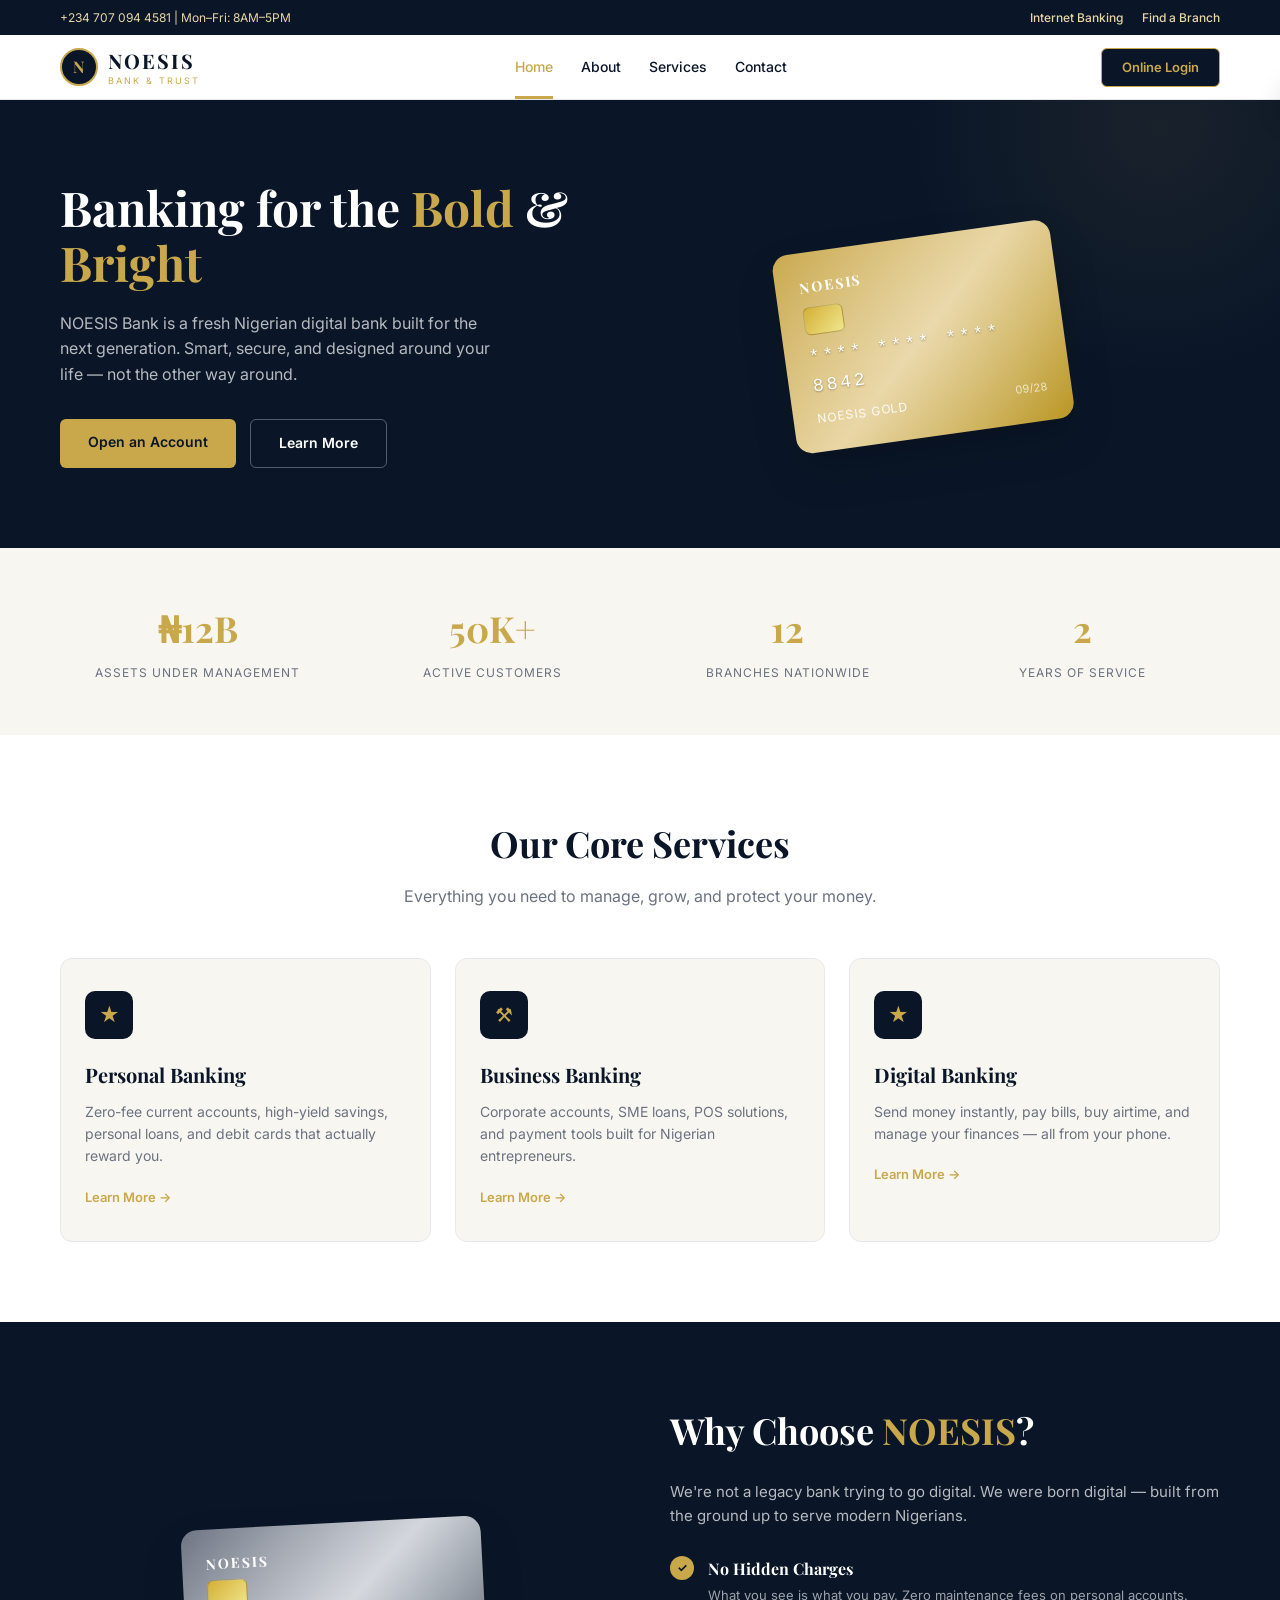
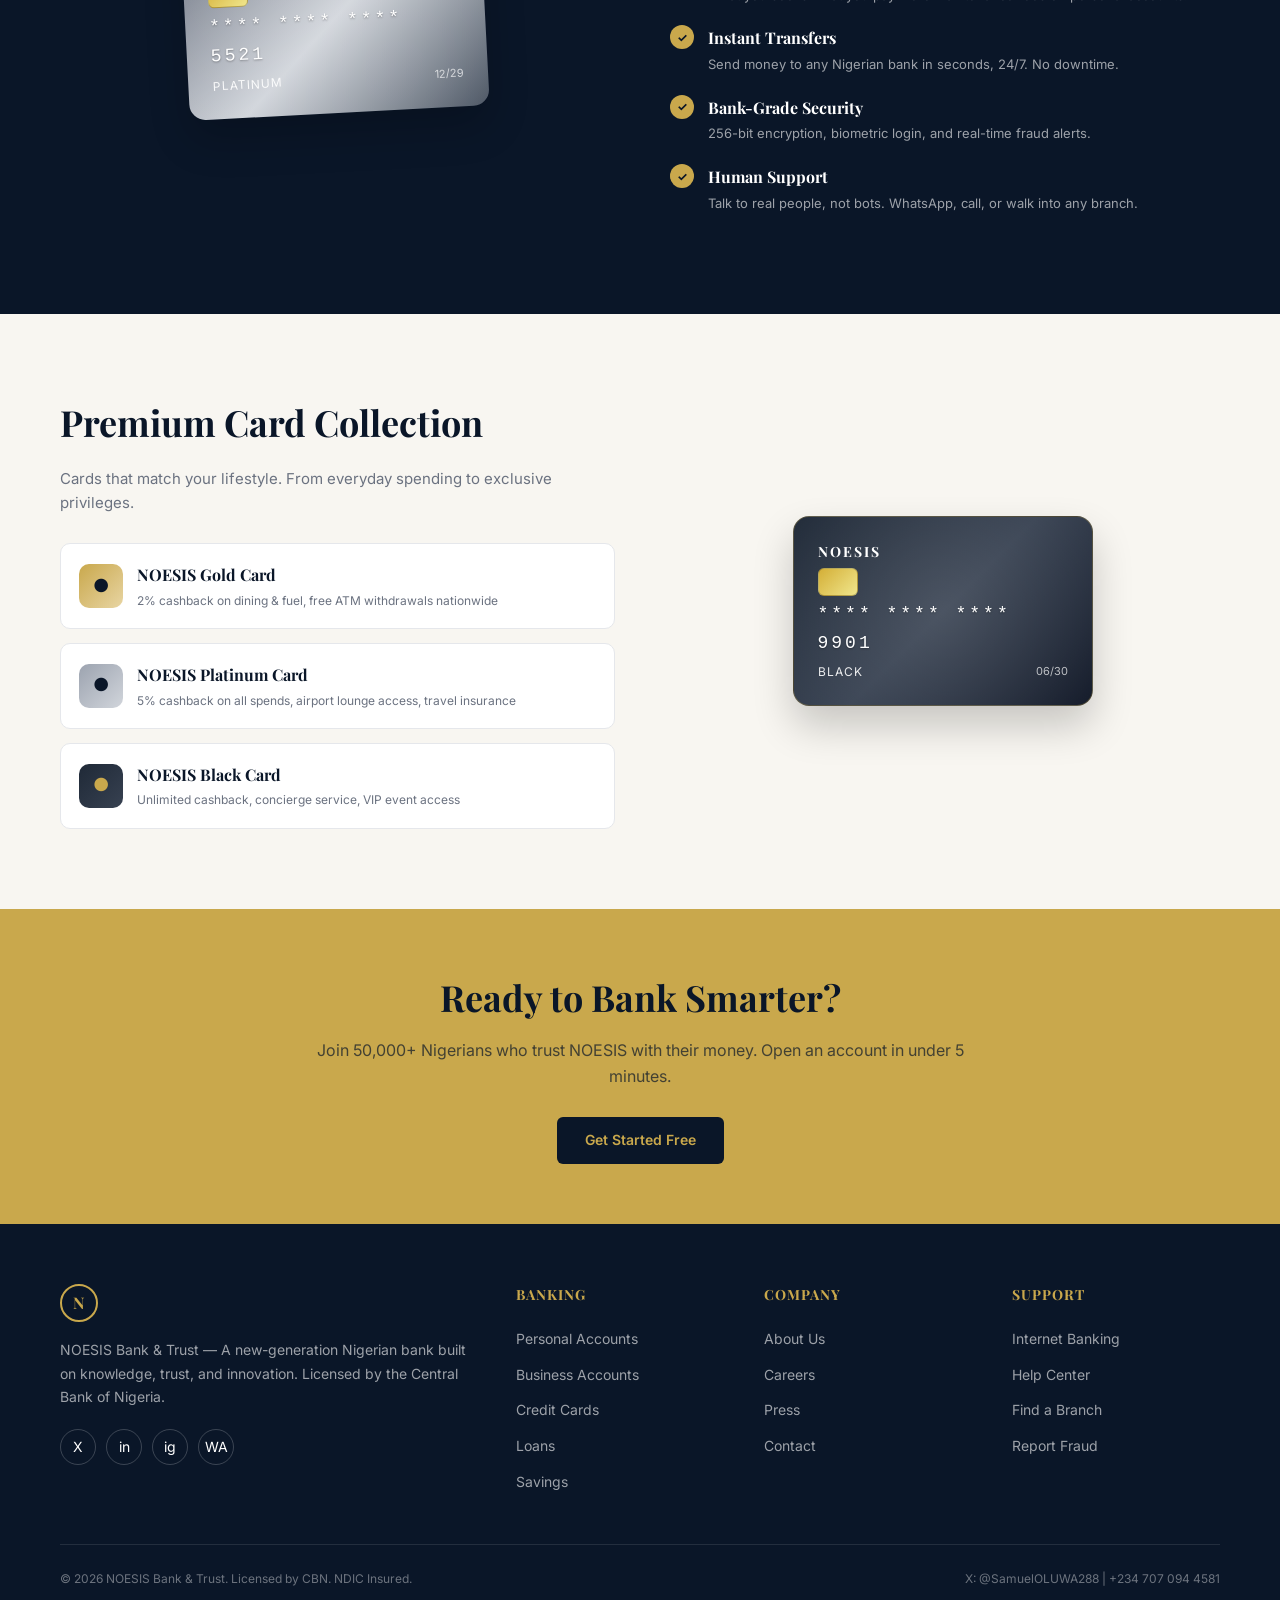
<file: index.html>
<!DOCTYPE html>
<html lang="en">
<head>
    <meta charset="UTF-8">
    <script>document.documentElement.setAttribute('data-theme', localStorage.getItem('noesisTheme') || 'light');</script>
    <meta name="viewport" content="width=device-width, initial-scale=1.0">
    <title>NOESIS Bank — Knowledge. Trust. Growth.</title>
    <link href="https://fonts.googleapis.com/css2?family=Playfair+Display:wght@400;600;700&family=Inter:wght@300;400;500;600;700&display=swap" rel="stylesheet">
    <link rel="stylesheet" href="style.css">
    <style>
        .hero { background: var(--navy); color: var(--white); padding: 80px 0; position: relative; overflow: hidden; }
        .hero::before { content: ''; position: absolute; top: -50%; right: -10%; width: 500px; height: 500px; background: radial-gradient(circle, rgba(201,168,76,0.08) 0%, transparent 70%); border-radius: 50%; }
        .hero .container { max-width: 1200px; margin: 0 auto; padding: 0 20px; display: grid; grid-template-columns: 1fr 1fr; gap: 50px; align-items: center; }
        .hero-content h1 { font-size: 48px; line-height: 1.15; margin-bottom: 20px; color: var(--white); }
        .hero-content h1 span { color: var(--gold); }
        .hero-content p { font-size: 16px; color: rgba(255,255,255,0.7); margin-bottom: 32px; max-width: 450px; }
        .hero-btns { display: flex; gap: 14px; flex-wrap: wrap; }
        .hero-visual { display: flex; justify-content: center; align-items: center; }
        .hero-card-showcase { position: relative; width: 280px; height: 180px; }
        .hero-card-showcase .css-card { position: absolute; transition: transform 0.3s; }
        .hero-card-showcase .css-card:nth-child(1) { transform: rotate(-8deg) translateX(-20px); z-index: 3; }
        .hero-card-showcase .css-card:nth-child(2) { transform: rotate(0deg) translateY(10px); z-index: 2; }
        .hero-card-showcase .css-card:nth-child(3) { transform: rotate(8deg) translateX(20px); z-index: 1; }

        .stats-bar { background: var(--offwhite); padding: 36px 0; }
        .stats-bar .container { max-width: 1200px; margin: 0 auto; padding: 0 20px; display: grid; grid-template-columns: repeat(4, 1fr); gap: 20px; }
        .stat-item { text-align: center; padding: 16px; }
        .stat-number { font-family: 'Playfair Display', serif; font-size: 36px; font-weight: 700; color: var(--gold); }
        .stat-label { font-size: 12px; color: var(--gray); margin-top: 6px; text-transform: uppercase; letter-spacing: 1px; }

        .services-preview { padding: 80px 0; background: var(--white); }
        .services-preview .container { max-width: 1200px; margin: 0 auto; padding: 0 20px; }
        .services-grid { display: grid; grid-template-columns: repeat(3, 1fr); gap: 24px; }
        .service-card { background: var(--offwhite); padding: 32px 24px; border-radius: 12px; border: 1px solid var(--light-gray); transition: all 0.3s; }
        .service-card:hover { transform: translateY(-6px); box-shadow: 0 16px 32px rgba(0,0,0,0.08); border-color: var(--gold); }
        .service-icon { width: 48px; height: 48px; background: var(--navy); border-radius: 10px; display: flex; align-items: center; justify-content: center; color: var(--gold); font-size: 20px; margin-bottom: 20px; }
        .service-card h3 { font-size: 20px; margin-bottom: 10px; }
        .service-card p { color: var(--gray); font-size: 14px; margin-bottom: 16px; }
        .service-card a { color: var(--gold); font-weight: 600; font-size: 13px; }
        .service-card a:hover { color: var(--navy); }

        .why-us { padding: 80px 0; background: var(--navy); color: var(--white); }
        .why-us .container { max-width: 1200px; margin: 0 auto; padding: 0 20px; display: grid; grid-template-columns: 1fr 1fr; gap: 60px; align-items: center; }
        .why-us-visual { display: flex; justify-content: center; }
        .why-us-visual .css-card { transform: rotate(-3deg); }
        .why-us-content h2 { font-size: 36px; margin-bottom: 20px; }
        .why-us-content h2 span { color: var(--gold); }
        .why-us-content p { color: rgba(255,255,255,0.7); font-size: 15px; margin-bottom: 28px; }
        .feature-list { list-style: none; }
        .feature-list li { display: flex; align-items: flex-start; gap: 14px; margin-bottom: 20px; }
        .feature-check { width: 24px; height: 24px; background: var(--gold); border-radius: 50%; display: flex; align-items: center; justify-content: center; color: var(--navy); font-weight: 700; flex-shrink: 0; font-size: 12px; }
        .feature-list li div h4 { font-size: 16px; margin-bottom: 3px; }
        .feature-list li div p { color: rgba(255,255,255,0.6); font-size: 13px; margin: 0; }

        .cards-section { padding: 80px 0; background: var(--offwhite); }
        .cards-section .container { max-width: 1200px; margin: 0 auto; padding: 0 20px; }
        .cards-grid { display: grid; grid-template-columns: 1fr 1fr; gap: 50px; align-items: center; }
        .cards-content h2 { font-size: 36px; margin-bottom: 16px; }
        .cards-content p { color: var(--gray); font-size: 15px; margin-bottom: 28px; }
        .card-types { display: flex; flex-direction: column; gap: 14px; }
        .card-type { display: flex; align-items: center; gap: 14px; padding: 18px; background: var(--white); border-radius: 10px; border: 1px solid var(--light-gray); transition: all 0.3s; }
        .card-type:hover { border-color: var(--gold); box-shadow: 0 6px 20px rgba(0,0,0,0.06); }
        .card-type-icon { width: 44px; height: 44px; border-radius: 10px; display: flex; align-items: center; justify-content: center; font-size: 18px; }
        .card-type.gold .card-type-icon { background: linear-gradient(135deg, #c9a84c, #e8d5a3); color: var(--navy); }
        .card-type.platinum .card-type-icon { background: linear-gradient(135deg, #9ca3af, #d1d5db); color: var(--navy); }
        .card-type.black .card-type-icon { background: linear-gradient(135deg, #1f2937, #374151); color: var(--gold); }
        .card-type-info h4 { font-size: 16px; margin-bottom: 3px; }
        .card-type-info p { color: var(--gray); font-size: 12px; margin: 0; }
        .cards-visual { display: flex; justify-content: center; }

        .cta-banner { background: var(--gold); padding: 60px 0; text-align: center; }
        .cta-banner .container { max-width: 700px; margin: 0 auto; padding: 0 20px; }
        .cta-banner h2 { font-size: 36px; color: var(--navy); margin-bottom: 12px; }
        .cta-banner p { color: rgba(10,22,40,0.7); font-size: 16px; margin-bottom: 28px; }

        [data-theme="dark"] .hero,
        [data-theme="dark"] .hero-content h1,
        [data-theme="dark"] .why-us {
            color: #ffffff;
        }
        [data-theme="dark"] .service-card a:hover { color: #eceadf; }

        @media (max-width: 768px) {
            .hero .container, .why-us .container, .cards-grid { grid-template-columns: 1fr; }
            .hero-content h1 { font-size: 32px; }
            .hero-visual { margin-top: 30px; }
            .stats-bar .container { grid-template-columns: repeat(2, 1fr); }
            .services-grid { grid-template-columns: 1fr; }
            .why-us-visual { margin-bottom: 30px; }
            .cards-visual { margin-top: 30px; }
        }
    </style>
</head>
<body>
    <div class="top-bar">
        <div class="container">
            <span>+234 707 094 4581 | Mon–Fri: 8AM–5PM</span>
            <div>
                <a href="login.html">Internet Banking</a>
                <a href="contact.html">Find a Branch</a>
            </div>
        </div>
    </div>

    <nav>
        <div class="container">
            <a href="index.html" class="logo">
                <div class="logo-icon">N</div>
                <div>
                    <div class="logo-text">NOESIS</div>
                    <div class="logo-sub">Bank & Trust</div>
                </div>
            </a>
            <ul class="nav-links">
                <li><a href="index.html" class="active">Home</a></li>
                <li><a href="about.html">About</a></li>
                <li><a href="services.html">Services</a></li>
                <li><a href="contact.html">Contact</a></li>
            </ul>
            <a href="login.html" class="nav-cta">Online Login</a>
            <button class="mobile-menu-btn" onclick="toggleMenu()">
                <span></span><span></span><span></span>
            </button>
        </div>
        <div class="mobile-nav" id="mobileNav">
            <a href="index.html" class="active">Home</a>
            <a href="about.html">About</a>
            <a href="services.html">Services</a>
            <a href="contact.html">Contact</a>
            <a href="login.html">Online Login</a>
        </div>
    </nav>

    <section class="hero">
        <div class="container">
            <div class="hero-content">
                <h1>Banking for the <span>Bold</span> & <span>Bright</span></h1>
                <p>NOESIS Bank is a fresh Nigerian digital bank built for the next generation. Smart, secure, and designed around your life — not the other way around.</p>
                <div class="hero-btns">
                    <a href="signup.html" class="btn-primary">Open an Account</a>
                    <a href="about.html" class="btn-secondary">Learn More</a>
                </div>
            </div>
            <div class="hero-visual">
                <div class="hero-card-showcase">
                    <div class="css-card css-card-gold">
                        <div class="css-card-content">
                            <div class="css-card-logo">NOESIS</div>
                            <div class="css-card-chip"></div>
                            <div class="css-card-number">**** **** **** 8842</div>
                            <div class="css-card-bottom">
                                <div class="css-card-name">NOESIS GOLD</div>
                                <div class="css-card-expiry">09/28</div>
                            </div>
                        </div>
                    </div>
                </div>
            </div>
        </div>
    </section>

    <section class="stats-bar">
        <div class="container">
            <div class="stat-item">
                <div class="stat-number">₦12B</div>
                <div class="stat-label">Assets Under Management</div>
            </div>
            <div class="stat-item">
                <div class="stat-number">50K+</div>
                <div class="stat-label">Active Customers</div>
            </div>
            <div class="stat-item">
                <div class="stat-number">12</div>
                <div class="stat-label">Branches Nationwide</div>
            </div>
            <div class="stat-item">
                <div class="stat-number">2</div>
                <div class="stat-label">Years of Service</div>
            </div>
        </div>
    </section>

    <section class="services-preview">
        <div class="container">
            <div class="section-header">
                <h2>Our Core Services</h2>
                <p>Everything you need to manage, grow, and protect your money.</p>
            </div>
            <div class="services-grid">
                <div class="service-card">
                    <div class="service-icon">&#9733;</div>
                    <h3>Personal Banking</h3>
                    <p>Zero-fee current accounts, high-yield savings, personal loans, and debit cards that actually reward you.</p>
                    <a href="services.html">Learn More &rarr;</a>
                </div>
                <div class="service-card">
                    <div class="service-icon">&#9874;</div>
                    <h3>Business Banking</h3>
                    <p>Corporate accounts, SME loans, POS solutions, and payment tools built for Nigerian entrepreneurs.</p>
                    <a href="services.html">Learn More &rarr;</a>
                </div>
                <div class="service-card">
                    <div class="service-icon">&#9733;</div>
                    <h3>Digital Banking</h3>
                    <p>Send money instantly, pay bills, buy airtime, and manage your finances — all from your phone.</p>
                    <a href="services.html">Learn More &rarr;</a>
                </div>
            </div>
        </div>
    </section>

    <section class="why-us">
        <div class="container">
            <div class="why-us-visual">
                <div class="css-card css-card-platinum" style="max-width:300px;height:190px;">
                    <div class="css-card-content">
                        <div class="css-card-logo">NOESIS</div>
                        <div class="css-card-chip"></div>
                        <div class="css-card-number">**** **** **** 5521</div>
                        <div class="css-card-bottom">
                            <div class="css-card-name">PLATINUM</div>
                            <div class="css-card-expiry">12/29</div>
                        </div>
                    </div>
                </div>
            </div>
            <div class="why-us-content">
                <h2>Why Choose <span>NOESIS</span>?</h2>
                <p>We're not a legacy bank trying to go digital. We were born digital — built from the ground up to serve modern Nigerians.</p>
                <ul class="feature-list">
                    <li>
                        <div class="feature-check">&#10003;</div>
                        <div>
                            <h4>No Hidden Charges</h4>
                            <p>What you see is what you pay. Zero maintenance fees on personal accounts.</p>
                        </div>
                    </li>
                    <li>
                        <div class="feature-check">&#10003;</div>
                        <div>
                            <h4>Instant Transfers</h4>
                            <p>Send money to any Nigerian bank in seconds, 24/7. No downtime.</p>
                        </div>
                    </li>
                    <li>
                        <div class="feature-check">&#10003;</div>
                        <div>
                            <h4>Bank-Grade Security</h4>
                            <p>256-bit encryption, biometric login, and real-time fraud alerts.</p>
                        </div>
                    </li>
                    <li>
                        <div class="feature-check">&#10003;</div>
                        <div>
                            <h4>Human Support</h4>
                            <p>Talk to real people, not bots. WhatsApp, call, or walk into any branch.</p>
                        </div>
                    </li>
                </ul>
            </div>
        </div>
    </section>

    <section class="cards-section">
        <div class="container">
            <div class="cards-grid">
                <div class="cards-content">
                    <h2>Premium Card Collection</h2>
                    <p>Cards that match your lifestyle. From everyday spending to exclusive privileges.</p>
                    <div class="card-types">
                        <div class="card-type gold">
                            <div class="card-type-icon">&#9679;</div>
                            <div class="card-type-info">
                                <h4>NOESIS Gold Card</h4>
                                <p>2% cashback on dining & fuel, free ATM withdrawals nationwide</p>
                            </div>
                        </div>
                        <div class="card-type platinum">
                            <div class="card-type-icon">&#9679;</div>
                            <div class="card-type-info">
                                <h4>NOESIS Platinum Card</h4>
                                <p>5% cashback on all spends, airport lounge access, travel insurance</p>
                            </div>
                        </div>
                        <div class="card-type black">
                            <div class="card-type-icon">&#9679;</div>
                            <div class="card-type-info">
                                <h4>NOESIS Black Card</h4>
                                <p>Unlimited cashback, concierge service, VIP event access</p>
                            </div>
                        </div>
                    </div>
                </div>
                <div class="cards-visual">
                    <div class="css-card css-card-black" style="max-width:300px;height:190px;">
                        <div class="css-card-content">
                            <div class="css-card-logo">NOESIS</div>
                            <div class="css-card-chip"></div>
                            <div class="css-card-number">**** **** **** 9901</div>
                            <div class="css-card-bottom">
                                <div class="css-card-name">BLACK</div>
                                <div class="css-card-expiry">06/30</div>
                            </div>
                        </div>
                    </div>
                </div>
            </div>
        </div>
    </section>

    <section class="cta-banner">
        <div class="container">
            <h2>Ready to Bank Smarter?</h2>
            <p>Join 50,000+ Nigerians who trust NOESIS with their money. Open an account in under 5 minutes.</p>
            <a href="signup.html" class="btn-primary" style="background:var(--navy);color:var(--gold);">Get Started Free</a>
        </div>
    </section>

    <footer>
        <div class="container">
            <div class="footer-grid">
                <div class="footer-brand">
                    <div class="logo-icon">N</div>
                    <p>NOESIS Bank & Trust — A new-generation Nigerian bank built on knowledge, trust, and innovation. Licensed by the Central Bank of Nigeria.</p>
                    <div class="footer-social">
                        <a href="https://x.com/SamuelOLUWA288">X</a>
                        <a href="#">in</a>
                        <a href="#">ig</a>
                        <a href="https://wa.me/2347070944581">WA</a>
                    </div>
                </div>
                <div class="footer-col">
                    <h4>Banking</h4>
                    <ul>
                        <li><a href="services.html">Personal Accounts</a></li>
                        <li><a href="services.html">Business Accounts</a></li>
                        <li><a href="services.html">Credit Cards</a></li>
                        <li><a href="services.html">Loans</a></li>
                        <li><a href="services.html">Savings</a></li>
                    </ul>
                </div>
                <div class="footer-col">
                    <h4>Company</h4>
                    <ul>
                        <li><a href="about.html">About Us</a></li>
                        <li><a href="about.html">Careers</a></li>
                        <li><a href="about.html">Press</a></li>
                        <li><a href="contact.html">Contact</a></li>
                    </ul>
                </div>
                <div class="footer-col">
                    <h4>Support</h4>
                    <ul>
                        <li><a href="login.html">Internet Banking</a></li>
                        <li><a href="contact.html">Help Center</a></li>
                        <li><a href="contact.html">Find a Branch</a></li>
                        <li><a href="contact.html">Report Fraud</a></li>
                    </ul>
                </div>
            </div>
            <div class="footer-bottom">
                <p>&copy; 2026 NOESIS Bank & Trust. Licensed by CBN. NDIC Insured.</p>
                <p class="footer-x-handle">X: @SamuelOLUWA288 | +234 707 094 4581</p>
            </div>
        </div>
    </footer>

    <div class="toast" id="toast"></div>

    <script src="app.js"></script>
    <script>
        function toggleMenu() {
            document.getElementById('mobileNav').classList.toggle('active');
        }
        function showToast(msg) {
            const t = document.getElementById('toast');
            t.textContent = msg;
            t.classList.add('show');
            setTimeout(() => t.classList.remove('show'), 3000);
        }
    </script>
</body>
</html>
</file>
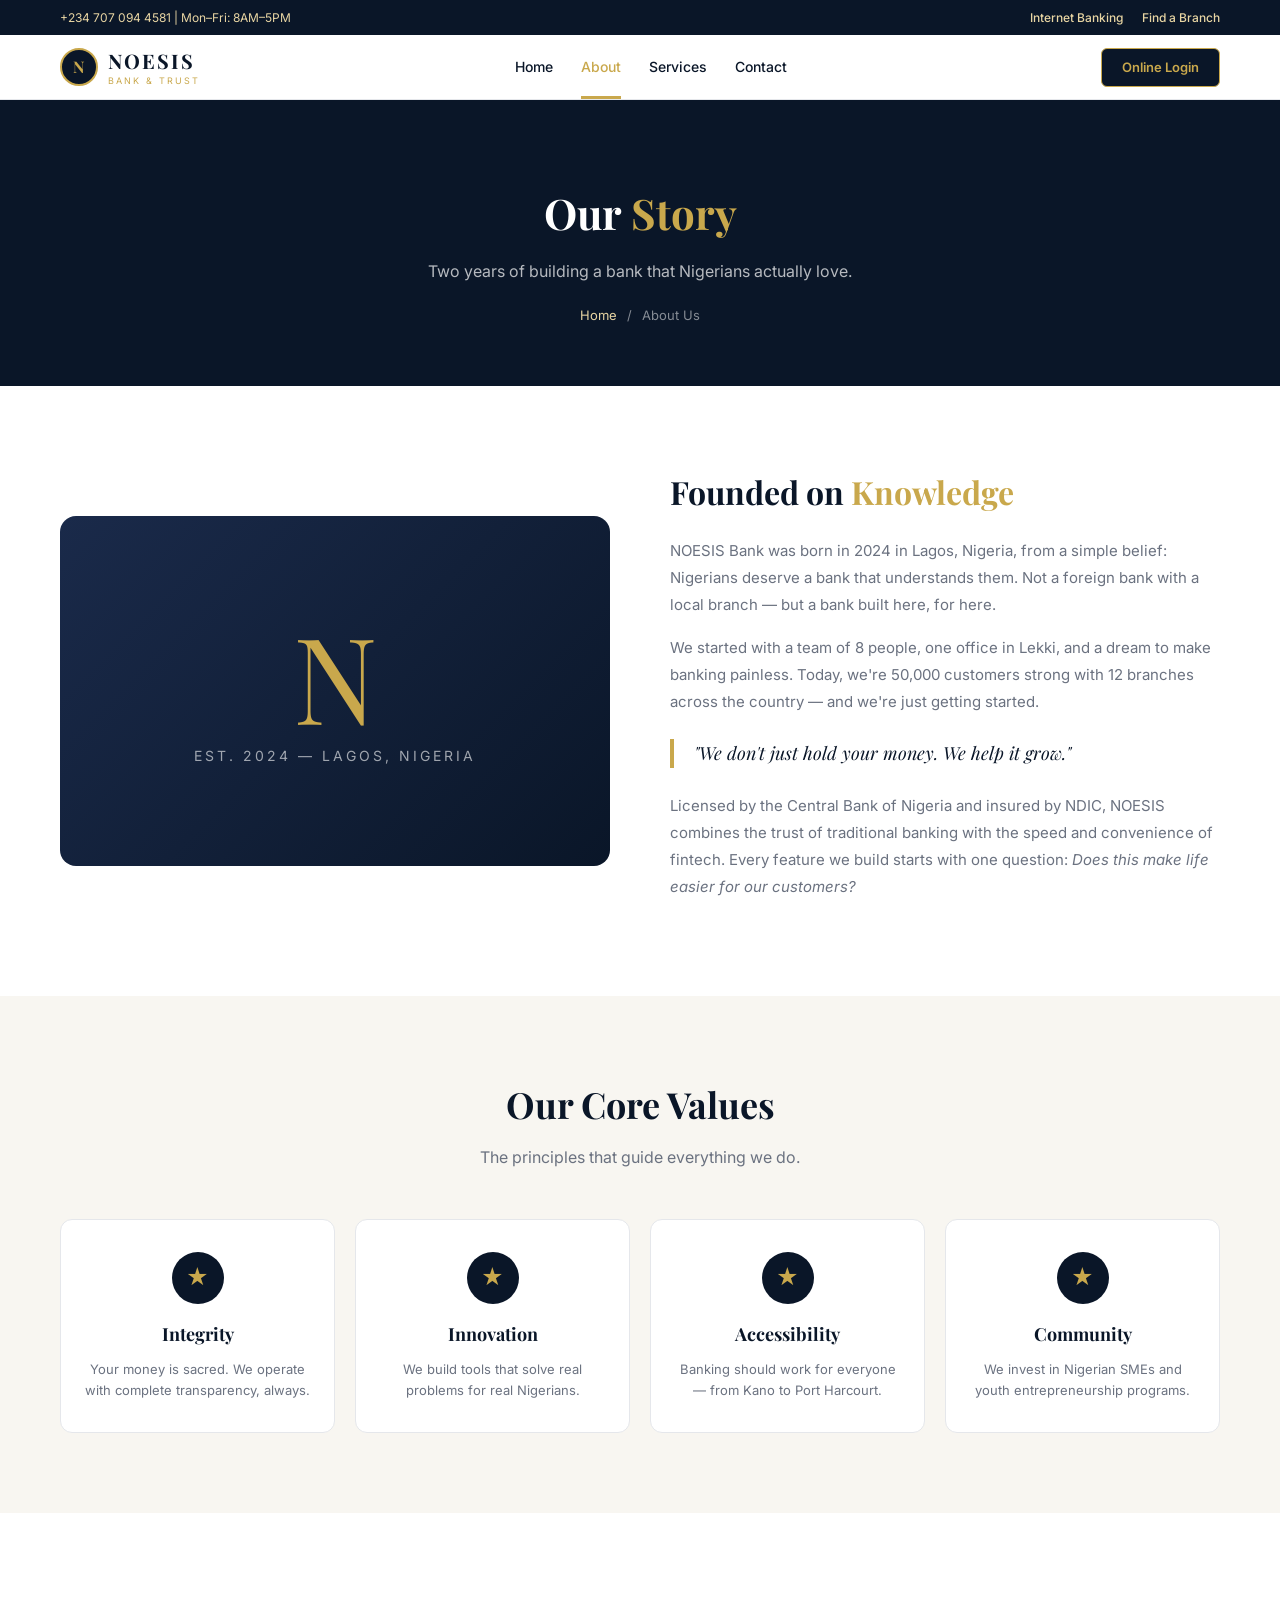
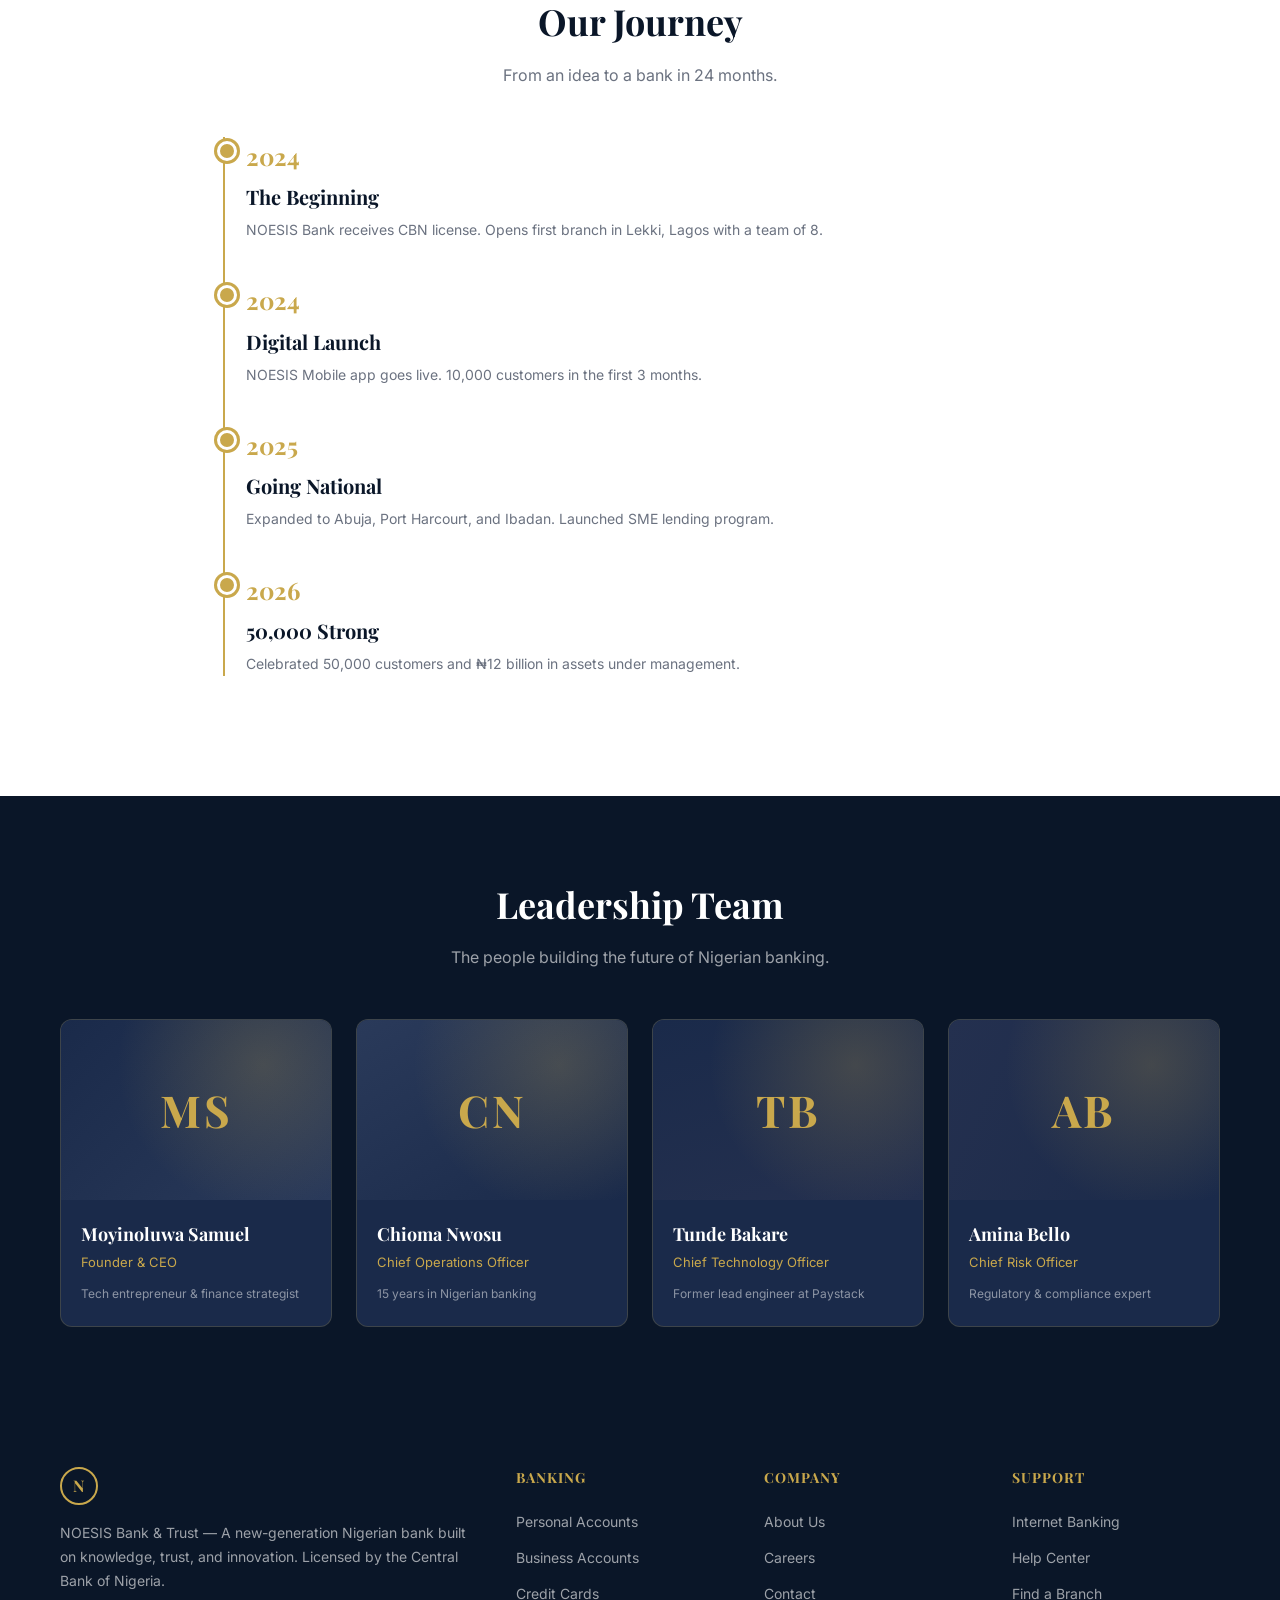
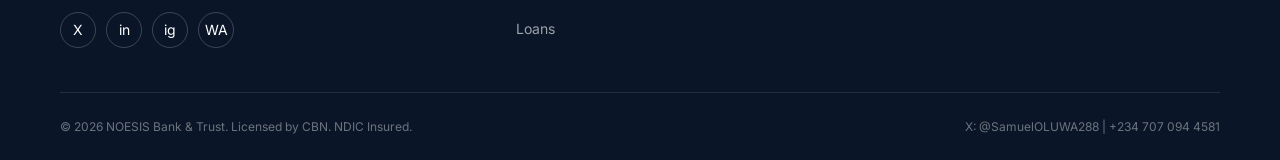
<file: about.html>
<!DOCTYPE html>
<html lang="en">
<head>
    <meta charset="UTF-8">
    <script>document.documentElement.setAttribute('data-theme', localStorage.getItem('noesisTheme') || 'light');</script>
    <meta name="viewport" content="width=device-width, initial-scale=1.0">
    <title>About Us — NOESIS Bank & Trust</title>
    <link href="https://fonts.googleapis.com/css2?family=Playfair+Display:wght@400;600;700&family=Inter:wght@300;400;500;600;700&display=swap" rel="stylesheet">
    <link rel="stylesheet" href="style.css">
    <style>
        .story-section { padding: 80px 0; background: var(--white); }
        .story-section .container { max-width: 1200px; margin: 0 auto; padding: 0 20px; display: grid; grid-template-columns: 1fr 1fr; gap: 60px; align-items: center; }
        .story-visual { display: flex; justify-content: center; align-items: center; min-height: 350px; background: linear-gradient(135deg, var(--navy-light), var(--navy)); border-radius: 16px; }
        .story-visual-inner { text-align: center; color: var(--white); }
        .story-visual-inner .big-n { font-family: 'Playfair Display', serif; font-size: 120px; color: var(--gold); line-height: 1; }
        .story-visual-inner p { font-size: 14px; color: rgba(255,255,255,0.6); margin-top: 10px; letter-spacing: 3px; text-transform: uppercase; }
        .story-content h2 { font-size: 32px; margin-bottom: 20px; }
        .story-content h2 span { color: var(--gold); }
        .story-content p { color: var(--gray); font-size: 15px; margin-bottom: 16px; line-height: 1.8; }
        .story-quote { border-left: 4px solid var(--gold); padding-left: 20px; margin: 24px 0; font-style: italic; color: var(--navy); font-size: 18px; font-family: 'Playfair Display', serif; }

        .values-section { padding: 80px 0; background: var(--offwhite); }
        .values-section .container { max-width: 1200px; margin: 0 auto; padding: 0 20px; }
        .values-grid { display: grid; grid-template-columns: repeat(4, 1fr); gap: 20px; }
        .value-card { background: var(--white); padding: 32px 24px; border-radius: 12px; text-align: center; border: 1px solid var(--light-gray); transition: all 0.3s; }
        .value-card:hover { transform: translateY(-4px); box-shadow: 0 12px 32px rgba(0,0,0,0.08); border-color: var(--gold); }
        .value-icon { width: 52px; height: 52px; background: var(--navy); border-radius: 50%; display: flex; align-items: center; justify-content: center; color: var(--gold); font-size: 22px; margin: 0 auto 16px; }
        .value-card h3 { font-size: 18px; margin-bottom: 10px; }
        .value-card p { color: var(--gray); font-size: 13px; }

        .timeline-section { padding: 80px 0; background: var(--white); }
        .timeline-section .container { max-width: 900px; margin: 0 auto; padding: 0 20px; }
        .timeline { position: relative; padding-left: 36px; }
        .timeline::before { content: ''; position: absolute; left: 13px; top: 0; bottom: 0; width: 2px; background: var(--gold); }
        .timeline-item { position: relative; margin-bottom: 40px; }
        .timeline-item::before { content: ''; position: absolute; left: -29px; top: 4px; width: 14px; height: 14px; background: var(--gold); border-radius: 50%; border: 3px solid var(--white); box-shadow: 0 0 0 3px var(--gold); }
        .timeline-year { font-family: 'Playfair Display', serif; font-size: 24px; color: var(--gold); font-weight: 700; margin-bottom: 6px; }
        .timeline-item h3 { font-size: 20px; margin-bottom: 6px; }
        .timeline-item p { color: var(--gray); font-size: 14px; }

        .team-section { padding: 80px 0; background: var(--navy); color: var(--white); }
        .team-section .container { max-width: 1200px; margin: 0 auto; padding: 0 20px; }
        .team-section .section-header h2 { color: var(--white); }
        .team-section .section-header p { color: rgba(255,255,255,0.6); }
        .team-grid { display: grid; grid-template-columns: repeat(4, 1fr); gap: 24px; }
        .team-card { background: var(--navy-light); border-radius: 12px; overflow: hidden; border: 1px solid rgba(201,168,76,0.2); transition: all 0.3s; }
        .team-card:hover { border-color: var(--gold); transform: translateY(-4px); }
        .team-avatar { height: 180px; display: flex; align-items: center; justify-content: center; position: relative; overflow: hidden; }
        .team-avatar::after { content: ''; position: absolute; inset: 0; background: radial-gradient(circle at 75% 25%, rgba(201,168,76,0.22), transparent 60%); }
        .team-avatar-initials { font-family: 'Playfair Display', serif; font-size: 44px; font-weight: 700; color: var(--gold); letter-spacing: 3px; position: relative; z-index: 1; }
        .team-avatar.v1 { background: linear-gradient(135deg, var(--navy-light), #2a3a5a); }
        .team-avatar.v2 { background: linear-gradient(150deg, #2a3a5a, var(--navy-light)); }
        .team-avatar.v3 { background: linear-gradient(165deg, var(--navy-light), #24304f); }
        .team-avatar.v4 { background: linear-gradient(115deg, #24304f, var(--navy-light)); }
        .team-info { padding: 20px; }
        .team-info h4 { font-size: 18px; margin-bottom: 3px; color: var(--white); }
        .team-info p { color: var(--gold); font-size: 13px; margin-bottom: 8px; }
        .team-info span { color: rgba(255,255,255,0.5); font-size: 12px; }

        [data-theme="dark"] .story-visual-inner,
        [data-theme="dark"] .team-section,
        [data-theme="dark"] .team-info h4,
        [data-theme="dark"] .story-quote {
            color: #ffffff;
        }

        @media (max-width: 768px) {
            .story-section .container { grid-template-columns: 1fr; }
            .values-grid, .team-grid { grid-template-columns: repeat(2, 1fr); }
            .story-visual { min-height: 250px; }
        }
        @media (max-width: 480px) {
            .values-grid, .team-grid { grid-template-columns: 1fr; }
        }
    </style>
</head>
<body>
    <div class="top-bar">
        <div class="container">
            <span>+234 707 094 4581 | Mon–Fri: 8AM–5PM</span>
            <div>
                <a href="login.html">Internet Banking</a>
                <a href="contact.html">Find a Branch</a>
            </div>
        </div>
    </div>

    <nav>
        <div class="container">
            <a href="index.html" class="logo">
                <div class="logo-icon">N</div>
                <div>
                    <div class="logo-text">NOESIS</div>
                    <div class="logo-sub">Bank & Trust</div>
                </div>
            </a>
            <ul class="nav-links">
                <li><a href="index.html">Home</a></li>
                <li><a href="about.html" class="active">About</a></li>
                <li><a href="services.html">Services</a></li>
                <li><a href="contact.html">Contact</a></li>
            </ul>
            <a href="login.html" class="nav-cta">Online Login</a>
            <button class="mobile-menu-btn" onclick="toggleMenu()">
                <span></span><span></span><span></span>
            </button>
        </div>
        <div class="mobile-nav" id="mobileNav">
            <a href="index.html">Home</a>
            <a href="about.html" class="active">About</a>
            <a href="services.html">Services</a>
            <a href="contact.html">Contact</a>
            <a href="login.html">Online Login</a>
        </div>
    </nav>

    <section class="page-header">
        <div class="container">
            <h1>Our <span>Story</span></h1>
            <p>Two years of building a bank that Nigerians actually love.</p>
            <div class="breadcrumb">
                <a href="index.html">Home</a> <span>/</span> <span>About Us</span>
            </div>
        </div>
    </section>

    <section class="story-section">
        <div class="container">
            <div class="story-visual">
                <div class="story-visual-inner">
                    <div class="big-n">N</div>
                    <p>Est. 2024 — Lagos, Nigeria</p>
                </div>
            </div>
            <div class="story-content">
                <h2>Founded on <span>Knowledge</span></h2>
                <p>NOESIS Bank was born in 2024 in Lagos, Nigeria, from a simple belief: Nigerians deserve a bank that understands them. Not a foreign bank with a local branch — but a bank built here, for here.</p>
                <p>We started with a team of 8 people, one office in Lekki, and a dream to make banking painless. Today, we're 50,000 customers strong with 12 branches across the country — and we're just getting started.</p>
                <div class="story-quote">"We don't just hold your money. We help it grow."</div>
                <p>Licensed by the Central Bank of Nigeria and insured by NDIC, NOESIS combines the trust of traditional banking with the speed and convenience of fintech. Every feature we build starts with one question: <em>Does this make life easier for our customers?</em></p>
            </div>
        </div>
    </section>

    <section class="values-section">
        <div class="container">
            <div class="section-header">
                <h2>Our Core Values</h2>
                <p>The principles that guide everything we do.</p>
            </div>
            <div class="values-grid">
                <div class="value-card">
                    <div class="value-icon">&#9733;</div>
                    <h3>Integrity</h3>
                    <p>Your money is sacred. We operate with complete transparency, always.</p>
                </div>
                <div class="value-card">
                    <div class="value-icon">&#9733;</div>
                    <h3>Innovation</h3>
                    <p>We build tools that solve real problems for real Nigerians.</p>
                </div>
                <div class="value-card">
                    <div class="value-icon">&#9733;</div>
                    <h3>Accessibility</h3>
                    <p>Banking should work for everyone — from Kano to Port Harcourt.</p>
                </div>
                <div class="value-card">
                    <div class="value-icon">&#9733;</div>
                    <h3>Community</h3>
                    <p>We invest in Nigerian SMEs and youth entrepreneurship programs.</p>
                </div>
            </div>
        </div>
    </section>

    <section class="timeline-section">
        <div class="container">
            <div class="section-header">
                <h2>Our Journey</h2>
                <p>From an idea to a bank in 24 months.</p>
            </div>
            <div class="timeline">
                <div class="timeline-item">
                    <div class="timeline-year">2024</div>
                    <h3>The Beginning</h3>
                    <p>NOESIS Bank receives CBN license. Opens first branch in Lekki, Lagos with a team of 8.</p>
                </div>
                <div class="timeline-item">
                    <div class="timeline-year">2024</div>
                    <h3>Digital Launch</h3>
                    <p>NOESIS Mobile app goes live. 10,000 customers in the first 3 months.</p>
                </div>
                <div class="timeline-item">
                    <div class="timeline-year">2025</div>
                    <h3>Going National</h3>
                    <p>Expanded to Abuja, Port Harcourt, and Ibadan. Launched SME lending program.</p>
                </div>
                <div class="timeline-item">
                    <div class="timeline-year">2026</div>
                    <h3>50,000 Strong</h3>
                    <p>Celebrated 50,000 customers and ₦12 billion in assets under management.</p>
                </div>
            </div>
        </div>
    </section>

    <section class="team-section">
        <div class="container">
            <div class="section-header">
                <h2>Leadership Team</h2>
                <p>The people building the future of Nigerian banking.</p>
            </div>
            <div class="team-grid">
                <div class="team-card">
                    <!-- Founder photo pending — drop it in and replace this div with:
                         <img src="founder.jpg" alt="Moyinoluwa Samuel" class="team-avatar" style="width:100%;object-fit:cover;"> -->
                    <div class="team-avatar v1"><span class="team-avatar-initials">MS</span></div>
                    <div class="team-info">
                        <h4>Moyinoluwa Samuel</h4>
                        <p>Founder & CEO</p>
                        <span>Tech entrepreneur & finance strategist</span>
                    </div>
                </div>
                <div class="team-card">
                    <div class="team-avatar v2"><span class="team-avatar-initials">CN</span></div>
                    <div class="team-info">
                        <h4>Chioma Nwosu</h4>
                        <p>Chief Operations Officer</p>
                        <span>15 years in Nigerian banking</span>
                    </div>
                </div>
                <div class="team-card">
                    <div class="team-avatar v3"><span class="team-avatar-initials">TB</span></div>
                    <div class="team-info">
                        <h4>Tunde Bakare</h4>
                        <p>Chief Technology Officer</p>
                        <span>Former lead engineer at Paystack</span>
                    </div>
                </div>
                <div class="team-card">
                    <div class="team-avatar v4"><span class="team-avatar-initials">AB</span></div>
                    <div class="team-info">
                        <h4>Amina Bello</h4>
                        <p>Chief Risk Officer</p>
                        <span>Regulatory & compliance expert</span>
                    </div>
                </div>
            </div>
        </div>
    </section>

    <footer>
        <div class="container">
            <div class="footer-grid">
                <div class="footer-brand">
                    <div class="logo-icon">N</div>
                    <p>NOESIS Bank & Trust — A new-generation Nigerian bank built on knowledge, trust, and innovation. Licensed by the Central Bank of Nigeria.</p>
                    <div class="footer-social">
                        <a href="https://x.com/SamuelOLUWA288">X</a>
                        <a href="#">in</a>
                        <a href="#">ig</a>
                        <a href="https://wa.me/2347070944581">WA</a>
                    </div>
                </div>
                <div class="footer-col">
                    <h4>Banking</h4>
                    <ul>
                        <li><a href="services.html">Personal Accounts</a></li>
                        <li><a href="services.html">Business Accounts</a></li>
                        <li><a href="services.html">Credit Cards</a></li>
                        <li><a href="services.html">Loans</a></li>
                    </ul>
                </div>
                <div class="footer-col">
                    <h4>Company</h4>
                    <ul>
                        <li><a href="about.html">About Us</a></li>
                        <li><a href="about.html">Careers</a></li>
                        <li><a href="contact.html">Contact</a></li>
                    </ul>
                </div>
                <div class="footer-col">
                    <h4>Support</h4>
                    <ul>
                        <li><a href="login.html">Internet Banking</a></li>
                        <li><a href="contact.html">Help Center</a></li>
                        <li><a href="contact.html">Find a Branch</a></li>
                    </ul>
                </div>
            </div>
            <div class="footer-bottom">
                <p>&copy; 2026 NOESIS Bank & Trust. Licensed by CBN. NDIC Insured.</p>
                <p class="footer-x-handle">X: @SamuelOLUWA288 | +234 707 094 4581</p>
            </div>
        </div>
    </footer>

    <script src="app.js"></script>
    <script>
        function toggleMenu() {
            document.getElementById('mobileNav').classList.toggle('active');
        }
    </script>
</body>
</html>
</file>
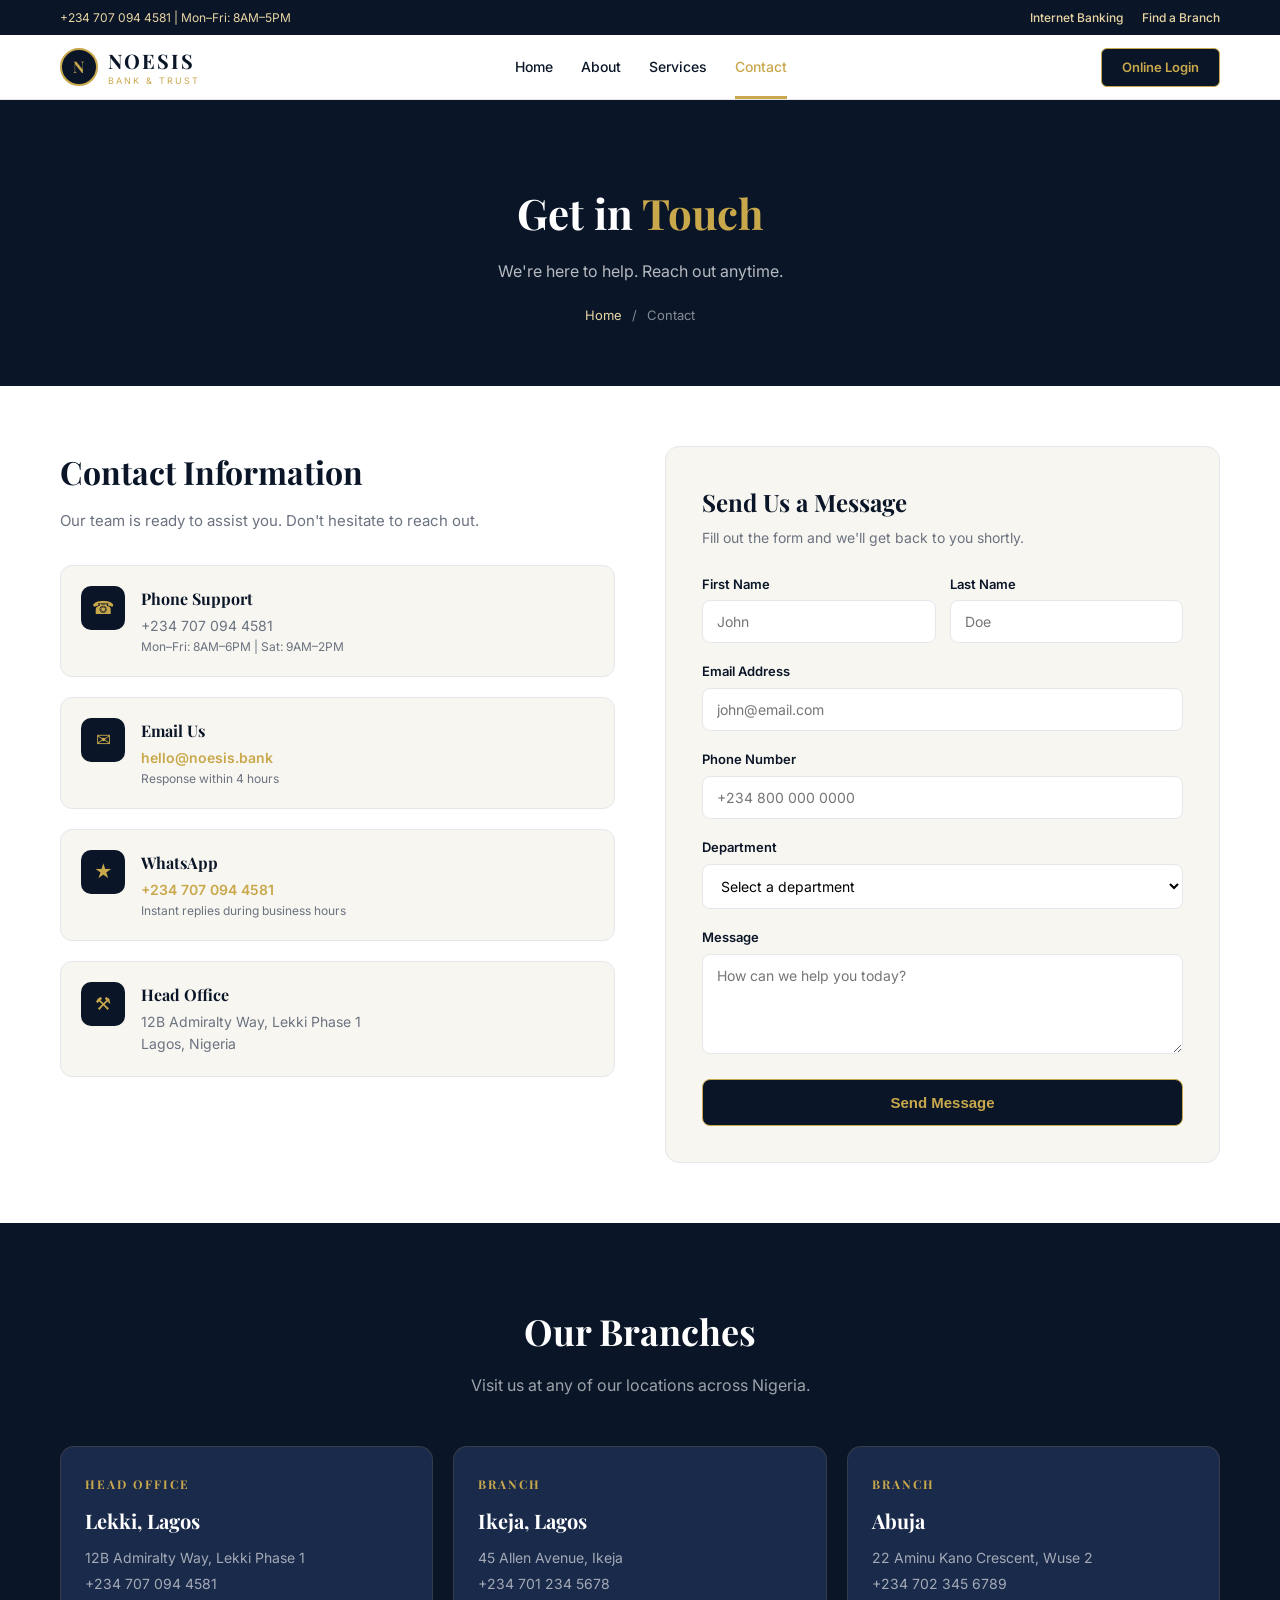
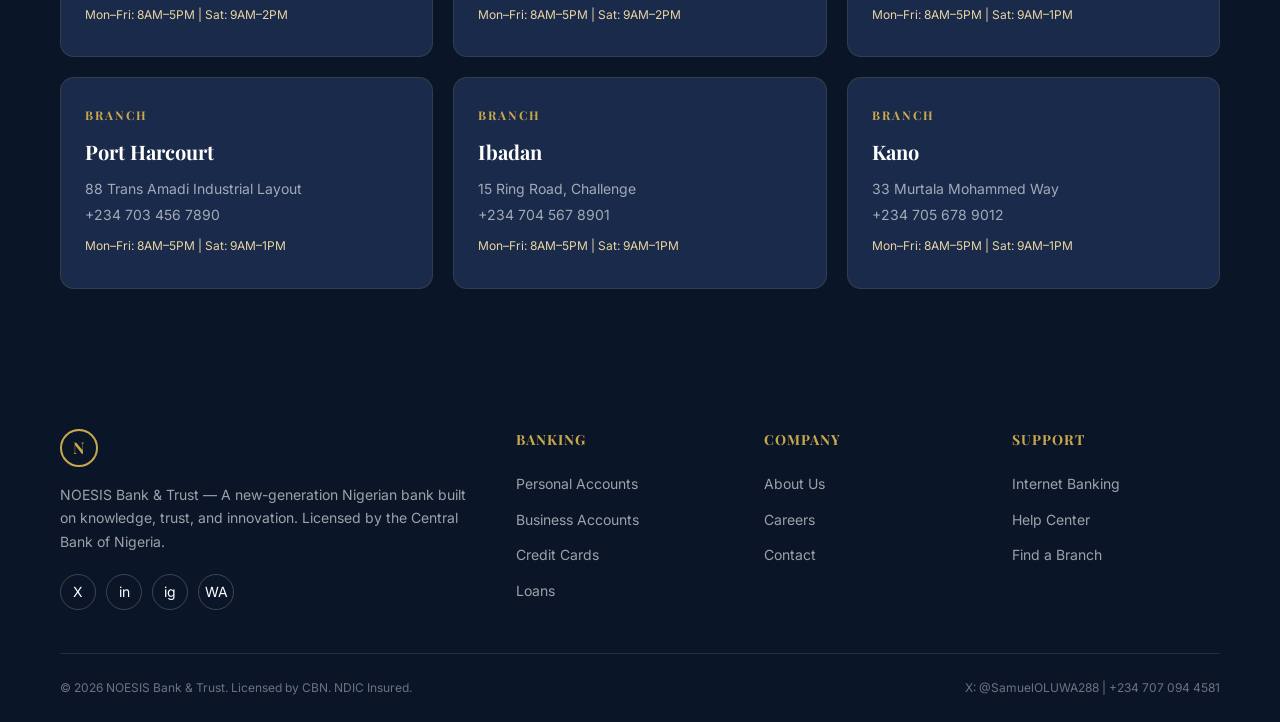
<file: contact.html>
<!DOCTYPE html>
<html lang="en">
<head>
    <meta charset="UTF-8">
    <script>document.documentElement.setAttribute('data-theme', localStorage.getItem('noesisTheme') || 'light');</script>
    <meta name="viewport" content="width=device-width, initial-scale=1.0">
    <title>Contact Us — NOESIS Bank & Trust</title>
    <link href="https://fonts.googleapis.com/css2?family=Playfair+Display:wght@400;600;700&family=Inter:wght@300;400;500;600;700&display=swap" rel="stylesheet">
    <link rel="stylesheet" href="style.css">
    <style>
        .contact-section { padding: 60px 0; background: var(--white); }
        .contact-section .container { max-width: 1200px; margin: 0 auto; padding: 0 20px; display: grid; grid-template-columns: 1fr 1fr; gap: 50px; }
        .contact-info h2 { font-size: 32px; margin-bottom: 12px; }
        .contact-info > p { color: var(--gray); font-size: 15px; margin-bottom: 32px; }
        .contact-methods { display: flex; flex-direction: column; gap: 20px; }
        .contact-method { display: flex; align-items: flex-start; gap: 16px; padding: 20px; background: var(--offwhite); border-radius: 12px; border: 1px solid var(--light-gray); transition: all 0.3s; }
        .contact-method:hover { border-color: var(--gold); box-shadow: 0 6px 20px rgba(0,0,0,0.06); }
        .contact-method-icon { width: 44px; height: 44px; background: var(--navy); border-radius: 10px; display: flex; align-items: center; justify-content: center; color: var(--gold); font-size: 18px; flex-shrink: 0; }
        .contact-method-info h4 { font-size: 16px; margin-bottom: 3px; }
        .contact-method-info p { color: var(--gray); font-size: 14px; margin: 0; }
        .contact-method-info a { color: var(--gold); font-weight: 600; }
        .contact-method-info a:hover { color: var(--navy); }

        .contact-form-wrapper { background: var(--offwhite); padding: 36px; border-radius: 14px; border: 1px solid var(--light-gray); }
        .contact-form-wrapper h3 { font-size: 24px; margin-bottom: 6px; }
        .contact-form-wrapper > p { color: var(--gray); font-size: 14px; margin-bottom: 24px; }
        .btn-submit { width: 100%; background: var(--navy); color: var(--gold); padding: 14px; border-radius: 8px; font-weight: 600; font-size: 15px; border: 1px solid var(--gold); cursor: pointer; transition: all 0.3s; }
        .btn-submit:hover { background: var(--gold); color: var(--navy); }

        .branches-section { padding: 80px 0; background: var(--navy); color: var(--white); }
        .branches-section .container { max-width: 1200px; margin: 0 auto; padding: 0 20px; }
        .branches-section .section-header { text-align: center; margin-bottom: 48px; }
        .branches-section .section-header h2 { color: var(--white); font-size: 36px; margin-bottom: 12px; }
        .branches-section .section-header p { color: rgba(255,255,255,0.6); font-size: 16px; }
        .branches-grid { display: grid; grid-template-columns: repeat(3, 1fr); gap: 20px; }
        .branch-card { background: var(--navy-light); border-radius: 14px; padding: 28px 24px; border: 1px solid rgba(201,168,76,0.15); transition: all 0.3s; }
        .branch-card:hover { border-color: var(--gold); transform: translateY(-3px); }
        .branch-card h4 { color: var(--gold); font-size: 12px; text-transform: uppercase; letter-spacing: 2px; margin-bottom: 10px; }
        .branch-card h3 { font-size: 20px; margin-bottom: 10px; color: var(--white); }
        .branch-card p { color: rgba(255,255,255,0.6); font-size: 14px; margin-bottom: 4px; }
        .branch-card .hours { color: var(--gold-light); font-size: 12px; margin-top: 10px; }

        [data-theme="dark"] .branches-section,
        [data-theme="dark"] .branch-card h3 {
            color: #ffffff;
        }
        [data-theme="dark"] .contact-method-info a:hover { color: #eceadf; }

        @media (max-width: 768px) {
            .contact-section .container { grid-template-columns: 1fr; }
            .branches-grid { grid-template-columns: 1fr; }
        }
    </style>
</head>
<body>
    <div class="top-bar">
        <div class="container">
            <span>+234 707 094 4581 | Mon–Fri: 8AM–5PM</span>
            <div>
                <a href="login.html">Internet Banking</a>
                <a href="contact.html">Find a Branch</a>
            </div>
        </div>
    </div>

    <nav>
        <div class="container">
            <a href="index.html" class="logo">
                <div class="logo-icon">N</div>
                <div>
                    <div class="logo-text">NOESIS</div>
                    <div class="logo-sub">Bank & Trust</div>
                </div>
            </a>
            <ul class="nav-links">
                <li><a href="index.html">Home</a></li>
                <li><a href="about.html">About</a></li>
                <li><a href="services.html">Services</a></li>
                <li><a href="contact.html" class="active">Contact</a></li>
            </ul>
            <a href="login.html" class="nav-cta">Online Login</a>
            <button class="mobile-menu-btn" onclick="toggleMenu()">
                <span></span><span></span><span></span>
            </button>
        </div>
        <div class="mobile-nav" id="mobileNav">
            <a href="index.html">Home</a>
            <a href="about.html">About</a>
            <a href="services.html">Services</a>
            <a href="contact.html" class="active">Contact</a>
            <a href="login.html">Online Login</a>
        </div>
    </nav>

    <section class="page-header">
        <div class="container">
            <h1>Get in <span>Touch</span></h1>
            <p>We're here to help. Reach out anytime.</p>
            <div class="breadcrumb">
                <a href="index.html">Home</a> <span>/</span> <span>Contact</span>
            </div>
        </div>
    </section>

    <section class="contact-section">
        <div class="container">
            <div class="contact-info">
                <h2>Contact Information</h2>
                <p>Our team is ready to assist you. Don't hesitate to reach out.</p>
                <div class="contact-methods">
                    <div class="contact-method">
                        <div class="contact-method-icon">&#9742;</div>
                        <div class="contact-method-info">
                            <h4>Phone Support</h4>
                            <p>+234 707 094 4581</p>
                            <p style="font-size:12px;color:var(--gray);">Mon–Fri: 8AM–6PM | Sat: 9AM–2PM</p>
                        </div>
                    </div>
                    <div class="contact-method">
                        <div class="contact-method-icon">&#9993;</div>
                        <div class="contact-method-info">
                            <h4>Email Us</h4>
                            <p><a href="mailto:hello@noesis.bank">hello@noesis.bank</a></p>
                            <p style="font-size:12px;color:var(--gray);">Response within 4 hours</p>
                        </div>
                    </div>
                    <div class="contact-method">
                        <div class="contact-method-icon">&#9733;</div>
                        <div class="contact-method-info">
                            <h4>WhatsApp</h4>
                            <p><a href="https://wa.me/2347070944581">+234 707 094 4581</a></p>
                            <p style="font-size:12px;color:var(--gray);">Instant replies during business hours</p>
                        </div>
                    </div>
                    <div class="contact-method">
                        <div class="contact-method-icon">&#9874;</div>
                        <div class="contact-method-info">
                            <h4>Head Office</h4>
                            <p>12B Admiralty Way, Lekki Phase 1<br>Lagos, Nigeria</p>
                        </div>
                    </div>
                </div>
            </div>
            <div class="contact-form-wrapper">
                <h3>Send Us a Message</h3>
                <p>Fill out the form and we'll get back to you shortly.</p>
                <form id="contactForm">
                    <div class="form-row">
                        <div class="form-group">
                            <label>First Name</label>
                            <input type="text" placeholder="John" required>
                        </div>
                        <div class="form-group">
                            <label>Last Name</label>
                            <input type="text" placeholder="Doe" required>
                        </div>
                    </div>
                    <div class="form-group">
                        <label>Email Address</label>
                        <input type="email" placeholder="john@email.com" required>
                    </div>
                    <div class="form-group">
                        <label>Phone Number</label>
                        <input type="tel" placeholder="+234 800 000 0000">
                    </div>
                    <div class="form-group">
                        <label>Department</label>
                        <select required>
                            <option value="">Select a department</option>
                            <option value="personal">Personal Banking</option>
                            <option value="business">Business Banking</option>
                            <option value="support">Customer Support</option>
                            <option value="fraud">Fraud & Security</option>
                            <option value="other">Other</option>
                        </select>
                    </div>
                    <div class="form-group">
                        <label>Message</label>
                        <textarea placeholder="How can we help you today?"></textarea>
                    </div>
                    <button type="submit" class="btn-submit">Send Message</button>
                </form>
            </div>
        </div>
    </section>

    <section class="branches-section">
        <div class="container">
            <div class="section-header">
                <h2>Our Branches</h2>
                <p>Visit us at any of our locations across Nigeria.</p>
            </div>
            <div class="branches-grid">
                <div class="branch-card">
                    <h4>Head Office</h4>
                    <h3>Lekki, Lagos</h3>
                    <p>12B Admiralty Way, Lekki Phase 1</p>
                    <p>+234 707 094 4581</p>
                    <p class="hours">Mon–Fri: 8AM–5PM | Sat: 9AM–2PM</p>
                </div>
                <div class="branch-card">
                    <h4>Branch</h4>
                    <h3>Ikeja, Lagos</h3>
                    <p>45 Allen Avenue, Ikeja</p>
                    <p>+234 701 234 5678</p>
                    <p class="hours">Mon–Fri: 8AM–5PM | Sat: 9AM–2PM</p>
                </div>
                <div class="branch-card">
                    <h4>Branch</h4>
                    <h3>Abuja</h3>
                    <p>22 Aminu Kano Crescent, Wuse 2</p>
                    <p>+234 702 345 6789</p>
                    <p class="hours">Mon–Fri: 8AM–5PM | Sat: 9AM–1PM</p>
                </div>
                <div class="branch-card">
                    <h4>Branch</h4>
                    <h3>Port Harcourt</h3>
                    <p>88 Trans Amadi Industrial Layout</p>
                    <p>+234 703 456 7890</p>
                    <p class="hours">Mon–Fri: 8AM–5PM | Sat: 9AM–1PM</p>
                </div>
                <div class="branch-card">
                    <h4>Branch</h4>
                    <h3>Ibadan</h3>
                    <p>15 Ring Road, Challenge</p>
                    <p>+234 704 567 8901</p>
                    <p class="hours">Mon–Fri: 8AM–5PM | Sat: 9AM–1PM</p>
                </div>
                <div class="branch-card">
                    <h4>Branch</h4>
                    <h3>Kano</h3>
                    <p>33 Murtala Mohammed Way</p>
                    <p>+234 705 678 9012</p>
                    <p class="hours">Mon–Fri: 8AM–5PM | Sat: 9AM–1PM</p>
                </div>
            </div>
        </div>
    </section>

    <footer>
        <div class="container">
            <div class="footer-grid">
                <div class="footer-brand">
                    <div class="logo-icon">N</div>
                    <p>NOESIS Bank & Trust — A new-generation Nigerian bank built on knowledge, trust, and innovation. Licensed by the Central Bank of Nigeria.</p>
                    <div class="footer-social">
                        <a href="https://x.com/SamuelOLUWA288">X</a>
                        <a href="#">in</a>
                        <a href="#">ig</a>
                        <a href="https://wa.me/2347070944581">WA</a>
                    </div>
                </div>
                <div class="footer-col">
                    <h4>Banking</h4>
                    <ul>
                        <li><a href="services.html">Personal Accounts</a></li>
                        <li><a href="services.html">Business Accounts</a></li>
                        <li><a href="services.html">Credit Cards</a></li>
                        <li><a href="services.html">Loans</a></li>
                    </ul>
                </div>
                <div class="footer-col">
                    <h4>Company</h4>
                    <ul>
                        <li><a href="about.html">About Us</a></li>
                        <li><a href="about.html">Careers</a></li>
                        <li><a href="contact.html">Contact</a></li>
                    </ul>
                </div>
                <div class="footer-col">
                    <h4>Support</h4>
                    <ul>
                        <li><a href="login.html">Internet Banking</a></li>
                        <li><a href="contact.html">Help Center</a></li>
                        <li><a href="contact.html">Find a Branch</a></li>
                    </ul>
                </div>
            </div>
            <div class="footer-bottom">
                <p>&copy; 2026 NOESIS Bank & Trust. Licensed by CBN. NDIC Insured.</p>
                <p class="footer-x-handle">X: @SamuelOLUWA288 | +234 707 094 4581</p>
            </div>
        </div>
    </footer>

    <script src="app.js"></script>
    <script>
        function toggleMenu() {
            document.getElementById('mobileNav').classList.toggle('active');
        }
        document.getElementById('contactForm').addEventListener('submit', function(e) {
            e.preventDefault();
            showToast('Message sent! We will reply within 4 hours.');
            this.reset();
        });
        function showToast(msg) {
            const t = document.createElement('div');
            t.className = 'toast show';
            t.textContent = msg;
            t.style.cssText = 'position:fixed;top:80px;right:20px;background:var(--navy);color:var(--gold);padding:14px 24px;border-radius:10px;font-size:14px;font-weight:500;box-shadow:0 10px 30px rgba(0,0,0,0.2);z-index:1000;border:1px solid var(--gold);';
            document.body.appendChild(t);
            setTimeout(() => t.remove(), 3000);
        }
    </script>
</body>
</html>
</file>
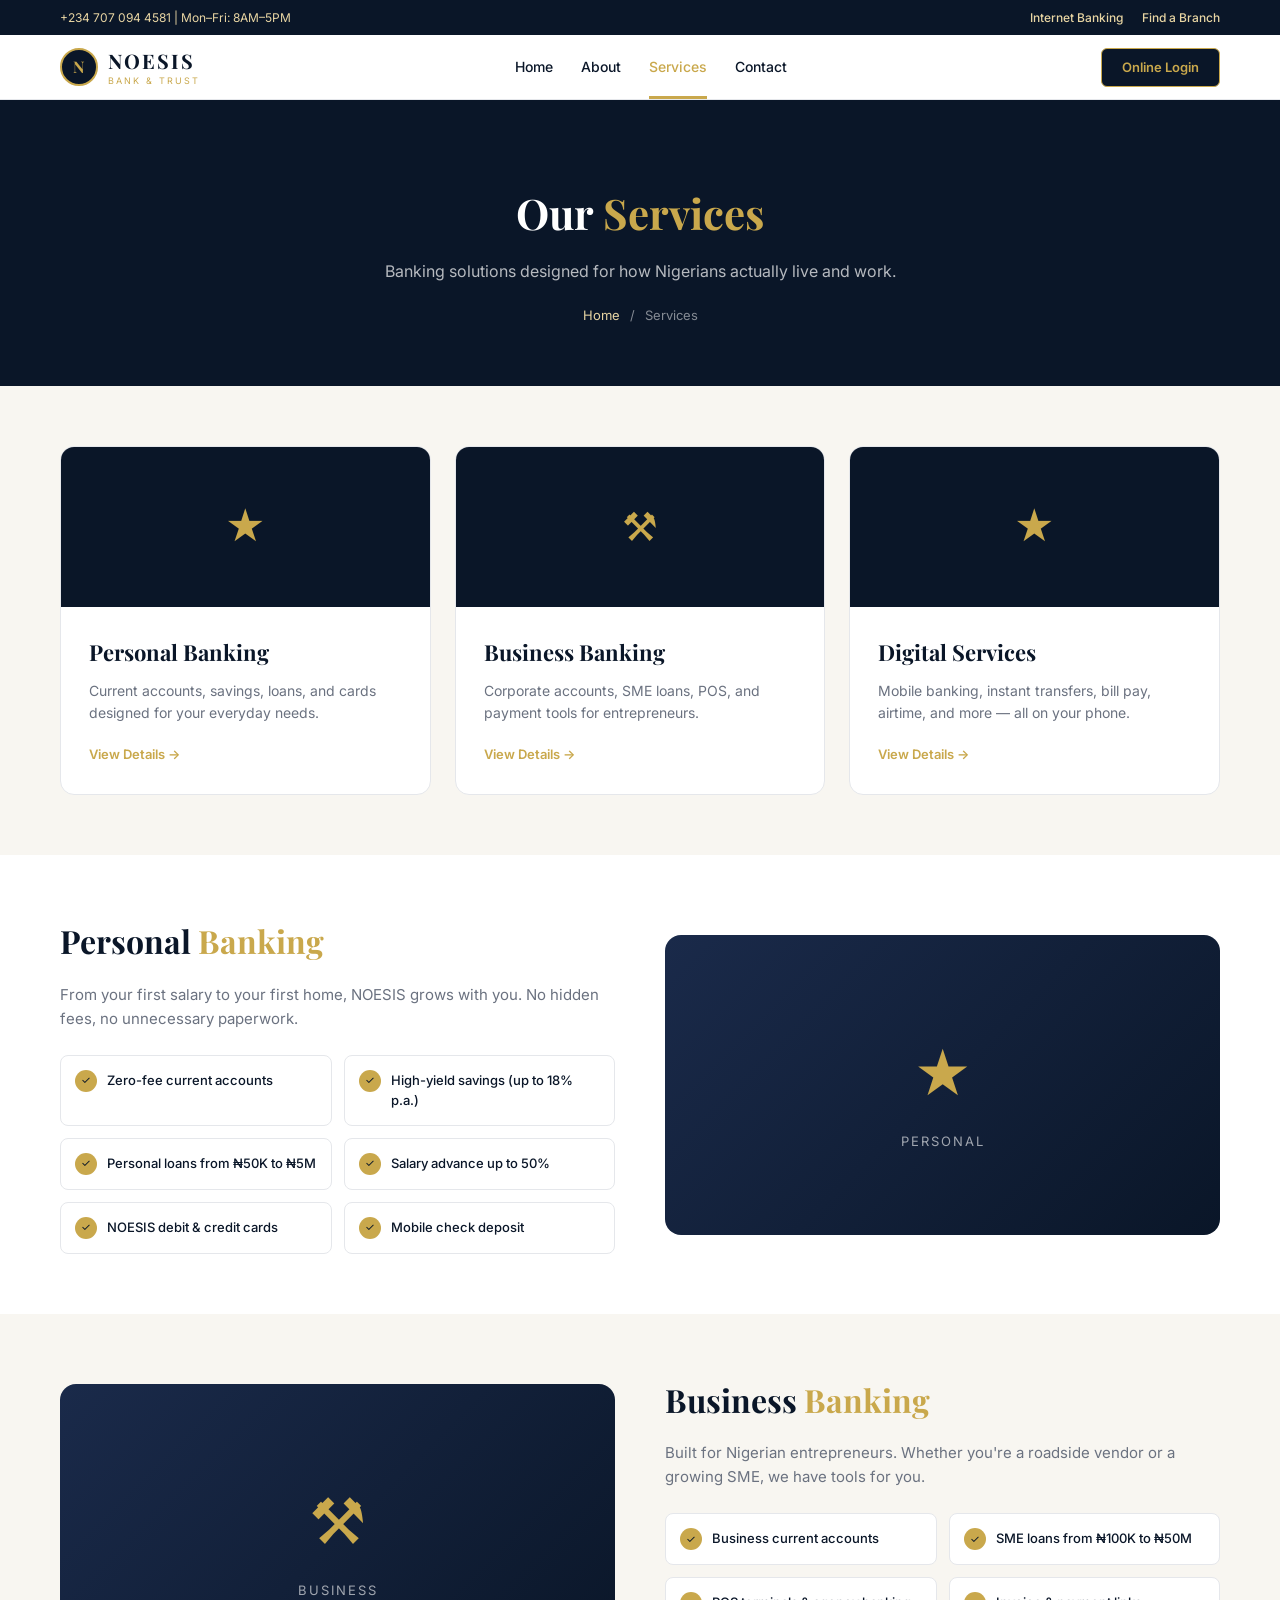
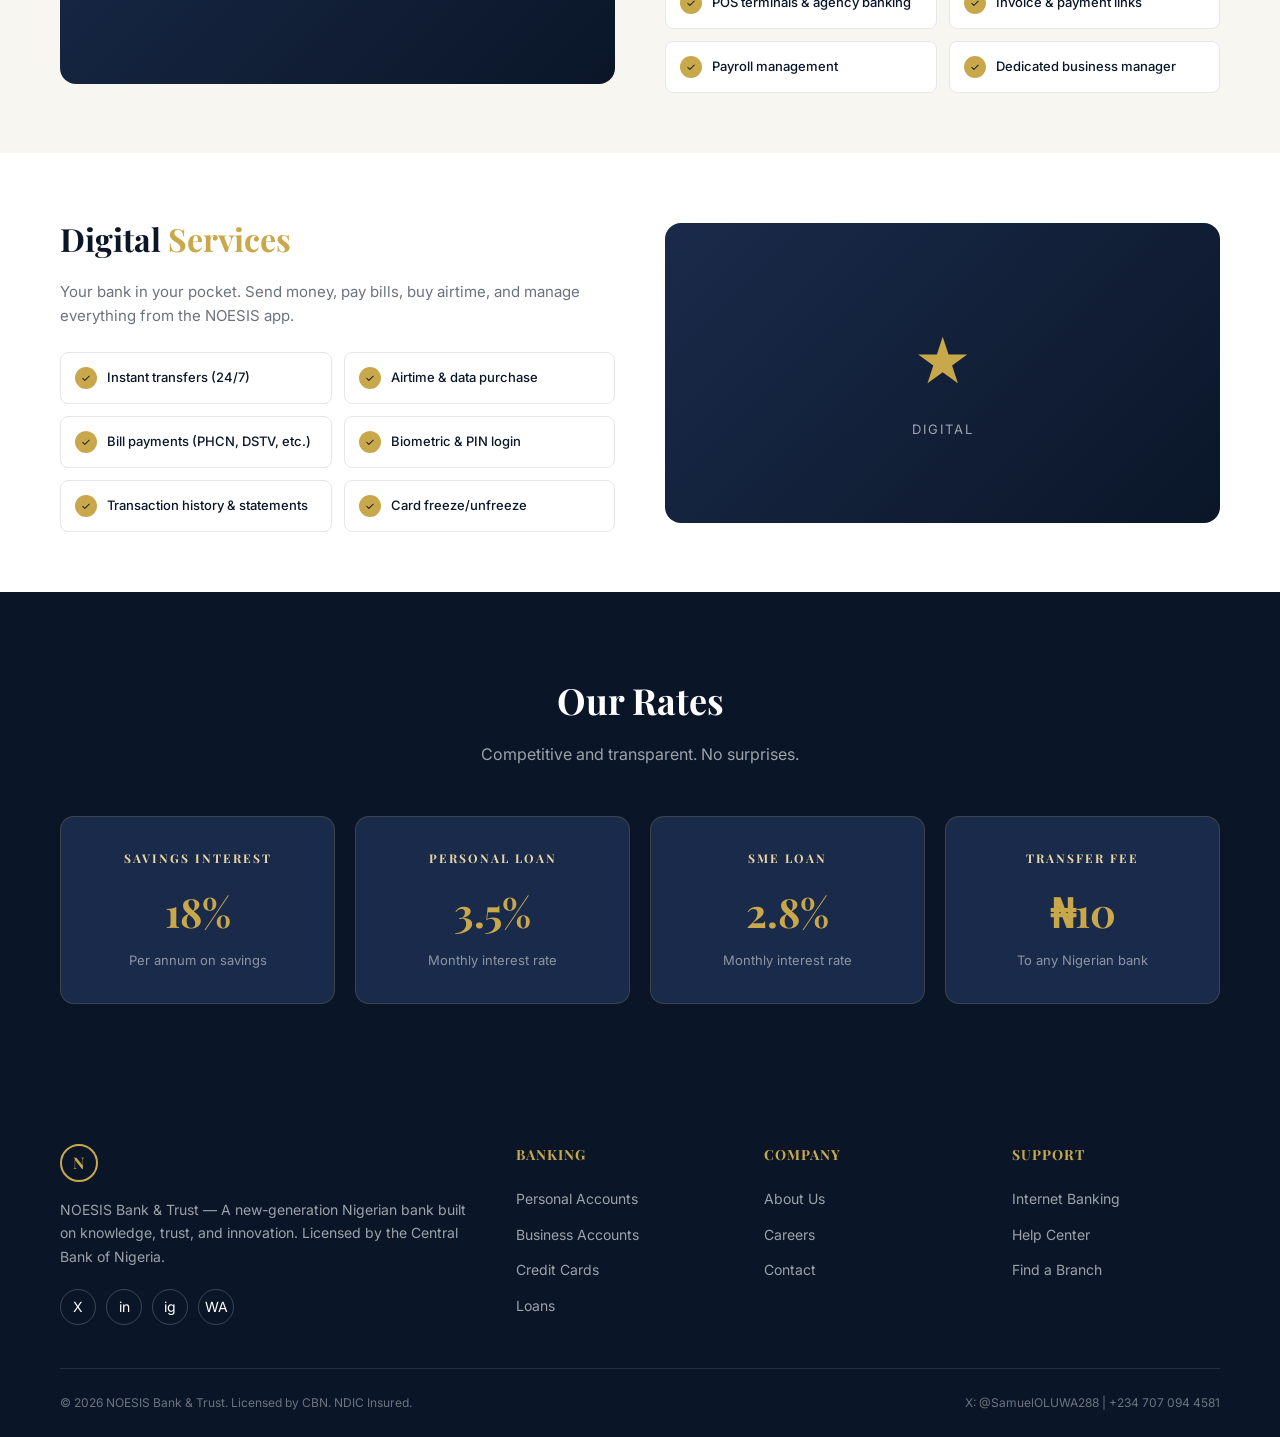
<file: services.html>
<!DOCTYPE html>
<html lang="en">
<head>
    <meta charset="UTF-8">
    <script>document.documentElement.setAttribute('data-theme', localStorage.getItem('noesisTheme') || 'light');</script>
    <meta name="viewport" content="width=device-width, initial-scale=1.0">
    <title>Our Services — NOESIS Bank & Trust</title>
    <link href="https://fonts.googleapis.com/css2?family=Playfair+Display:wght@400;600;700&family=Inter:wght@300;400;500;600;700&display=swap" rel="stylesheet">
    <link rel="stylesheet" href="style.css">
    <style>
        .services-hero { padding: 60px 0; background: var(--offwhite); }
        .services-hero .container { max-width: 1200px; margin: 0 auto; padding: 0 20px; }
        .services-hero-grid { display: grid; grid-template-columns: repeat(3, 1fr); gap: 24px; }
        .service-hero-card { background: var(--white); border-radius: 14px; overflow: hidden; border: 1px solid var(--light-gray); transition: all 0.3s; }
        .service-hero-card:hover { transform: translateY(-6px); box-shadow: 0 20px 40px rgba(0,0,0,0.1); border-color: var(--gold); }
        .service-hero-img { height: 160px; background: var(--navy); display: flex; align-items: center; justify-content: center; color: var(--gold); font-size: 40px; }
        .service-hero-body { padding: 28px; }
        .service-hero-body h3 { font-size: 22px; margin-bottom: 10px; }
        .service-hero-body p { color: var(--gray); font-size: 14px; margin-bottom: 16px; }
        .service-hero-body a { color: var(--gold); font-weight: 600; font-size: 13px; }
        .service-hero-body a:hover { color: var(--navy); }

        .service-detail { padding: 60px 0; }
        .service-detail:nth-child(even) { background: var(--offwhite); }
        .service-detail .container { max-width: 1200px; margin: 0 auto; padding: 0 20px; display: grid; grid-template-columns: 1fr 1fr; gap: 50px; align-items: center; }
        .service-detail.reverse .container { direction: rtl; }
        .service-detail.reverse .container > * { direction: ltr; }
        .service-detail-visual { min-height: 300px; background: linear-gradient(135deg, var(--navy-light), var(--navy)); border-radius: 16px; display: flex; align-items: center; justify-content: center; }
        .service-detail-visual-inner { text-align: center; color: var(--gold); font-family: 'Playfair Display', serif; font-size: 64px; }
        .service-detail-visual-inner span { display: block; font-size: 13px; color: rgba(255,255,255,0.6); font-family: 'Inter', sans-serif; letter-spacing: 2px; text-transform: uppercase; margin-top: 10px; }
        .service-detail-content h2 { font-size: 32px; margin-bottom: 16px; }
        .service-detail-content h2 span { color: var(--gold); }
        .service-detail-content > p { color: var(--gray); font-size: 15px; margin-bottom: 24px; }
        .feature-grid { display: grid; grid-template-columns: 1fr 1fr; gap: 12px; }
        .feature-item { display: flex; align-items: flex-start; gap: 10px; padding: 14px; background: var(--white); border-radius: 8px; border: 1px solid var(--light-gray); }
        .feature-item .check { width: 22px; height: 22px; background: var(--gold); border-radius: 50%; display: flex; align-items: center; justify-content: center; color: var(--navy); font-size: 11px; flex-shrink: 0; }
        .feature-item p { font-size: 13px; color: var(--navy); font-weight: 500; margin: 0; }

        .rates-section { padding: 80px 0; background: var(--navy); color: var(--white); }
        .rates-section .container { max-width: 1200px; margin: 0 auto; padding: 0 20px; }
        .rates-section .section-header { text-align: center; margin-bottom: 48px; }
        .rates-section .section-header h2 { color: var(--white); font-size: 36px; margin-bottom: 12px; }
        .rates-section .section-header p { color: rgba(255,255,255,0.6); font-size: 16px; }
        .rates-grid { display: grid; grid-template-columns: repeat(4, 1fr); gap: 20px; }
        .rate-card { background: var(--navy-light); border-radius: 14px; padding: 32px 24px; text-align: center; border: 1px solid rgba(201,168,76,0.2); transition: all 0.3s; }
        .rate-card:hover { border-color: var(--gold); transform: translateY(-4px); }
        .rate-card h4 { color: var(--gold-light); font-size: 12px; text-transform: uppercase; letter-spacing: 2px; margin-bottom: 12px; }
        .rate-value { font-family: 'Playfair Display', serif; font-size: 40px; color: var(--gold); font-weight: 700; margin-bottom: 6px; }
        .rate-desc { color: rgba(255,255,255,0.5); font-size: 13px; }

        [data-theme="dark"] .rates-section { color: #ffffff; }
        [data-theme="dark"] .feature-item p { color: #eceadf; }
        [data-theme="dark"] .service-hero-body a:hover { color: #eceadf; }

        @media (max-width: 768px) {
            .services-hero-grid, .service-detail .container, .rates-grid { grid-template-columns: 1fr; }
            .service-detail.reverse .container { direction: ltr; }
            .feature-grid { grid-template-columns: 1fr; }
        }
    </style>
</head>
<body>
    <div class="top-bar">
        <div class="container">
            <span>+234 707 094 4581 | Mon–Fri: 8AM–5PM</span>
            <div>
                <a href="login.html">Internet Banking</a>
                <a href="contact.html">Find a Branch</a>
            </div>
        </div>
    </div>

    <nav>
        <div class="container">
            <a href="index.html" class="logo">
                <div class="logo-icon">N</div>
                <div>
                    <div class="logo-text">NOESIS</div>
                    <div class="logo-sub">Bank & Trust</div>
                </div>
            </a>
            <ul class="nav-links">
                <li><a href="index.html">Home</a></li>
                <li><a href="about.html">About</a></li>
                <li><a href="services.html" class="active">Services</a></li>
                <li><a href="contact.html">Contact</a></li>
            </ul>
            <a href="login.html" class="nav-cta">Online Login</a>
            <button class="mobile-menu-btn" onclick="toggleMenu()">
                <span></span><span></span><span></span>
            </button>
        </div>
        <div class="mobile-nav" id="mobileNav">
            <a href="index.html">Home</a>
            <a href="about.html">About</a>
            <a href="services.html" class="active">Services</a>
            <a href="contact.html">Contact</a>
            <a href="login.html">Online Login</a>
        </div>
    </nav>

    <section class="page-header">
        <div class="container">
            <h1>Our <span>Services</span></h1>
            <p>Banking solutions designed for how Nigerians actually live and work.</p>
            <div class="breadcrumb">
                <a href="index.html">Home</a> <span>/</span> <span>Services</span>
            </div>
        </div>
    </section>

    <section class="services-hero">
        <div class="container">
            <div class="services-hero-grid">
                <div class="service-hero-card">
                    <div class="service-hero-img">&#9733;</div>
                    <div class="service-hero-body">
                        <h3>Personal Banking</h3>
                        <p>Current accounts, savings, loans, and cards designed for your everyday needs.</p>
                        <a href="#personal">View Details &rarr;</a>
                    </div>
                </div>
                <div class="service-hero-card">
                    <div class="service-hero-img">&#9874;</div>
                    <div class="service-hero-body">
                        <h3>Business Banking</h3>
                        <p>Corporate accounts, SME loans, POS, and payment tools for entrepreneurs.</p>
                        <a href="#business">View Details &rarr;</a>
                    </div>
                </div>
                <div class="service-hero-card">
                    <div class="service-hero-img">&#9733;</div>
                    <div class="service-hero-body">
                        <h3>Digital Services</h3>
                        <p>Mobile banking, instant transfers, bill pay, airtime, and more — all on your phone.</p>
                        <a href="#digital">View Details &rarr;</a>
                    </div>
                </div>
            </div>
        </div>
    </section>

    <section class="service-detail" id="personal">
        <div class="container">
            <div class="service-detail-content">
                <h2>Personal <span>Banking</span></h2>
                <p>From your first salary to your first home, NOESIS grows with you. No hidden fees, no unnecessary paperwork.</p>
                <div class="feature-grid">
                    <div class="feature-item">
                        <div class="check">&#10003;</div>
                        <p>Zero-fee current accounts</p>
                    </div>
                    <div class="feature-item">
                        <div class="check">&#10003;</div>
                        <p>High-yield savings (up to 18% p.a.)</p>
                    </div>
                    <div class="feature-item">
                        <div class="check">&#10003;</div>
                        <p>Personal loans from ₦50K to ₦5M</p>
                    </div>
                    <div class="feature-item">
                        <div class="check">&#10003;</div>
                        <p>Salary advance up to 50%</p>
                    </div>
                    <div class="feature-item">
                        <div class="check">&#10003;</div>
                        <p>NOESIS debit & credit cards</p>
                    </div>
                    <div class="feature-item">
                        <div class="check">&#10003;</div>
                        <p>Mobile check deposit</p>
                    </div>
                </div>
            </div>
            <div class="service-detail-visual">
                <div class="service-detail-visual-inner">
                    &#9733;
                    <span>Personal</span>
                </div>
            </div>
        </div>
    </section>

    <section class="service-detail reverse" id="business">
        <div class="container">
            <div class="service-detail-content">
                <h2>Business <span>Banking</span></h2>
                <p>Built for Nigerian entrepreneurs. Whether you're a roadside vendor or a growing SME, we have tools for you.</p>
                <div class="feature-grid">
                    <div class="feature-item">
                        <div class="check">&#10003;</div>
                        <p>Business current accounts</p>
                    </div>
                    <div class="feature-item">
                        <div class="check">&#10003;</div>
                        <p>SME loans from ₦100K to ₦50M</p>
                    </div>
                    <div class="feature-item">
                        <div class="check">&#10003;</div>
                        <p>POS terminals & agency banking</p>
                    </div>
                    <div class="feature-item">
                        <div class="check">&#10003;</div>
                        <p>Invoice & payment links</p>
                    </div>
                    <div class="feature-item">
                        <div class="check">&#10003;</div>
                        <p>Payroll management</p>
                    </div>
                    <div class="feature-item">
                        <div class="check">&#10003;</div>
                        <p>Dedicated business manager</p>
                    </div>
                </div>
            </div>
            <div class="service-detail-visual">
                <div class="service-detail-visual-inner">
                    &#9874;
                    <span>Business</span>
                </div>
            </div>
        </div>
    </section>

    <section class="service-detail" id="digital">
        <div class="container">
            <div class="service-detail-content">
                <h2>Digital <span>Services</span></h2>
                <p>Your bank in your pocket. Send money, pay bills, buy airtime, and manage everything from the NOESIS app.</p>
                <div class="feature-grid">
                    <div class="feature-item">
                        <div class="check">&#10003;</div>
                        <p>Instant transfers (24/7)</p>
                    </div>
                    <div class="feature-item">
                        <div class="check">&#10003;</div>
                        <p>Airtime & data purchase</p>
                    </div>
                    <div class="feature-item">
                        <div class="check">&#10003;</div>
                        <p>Bill payments (PHCN, DSTV, etc.)</p>
                    </div>
                    <div class="feature-item">
                        <div class="check">&#10003;</div>
                        <p>Biometric & PIN login</p>
                    </div>
                    <div class="feature-item">
                        <div class="check">&#10003;</div>
                        <p>Transaction history & statements</p>
                    </div>
                    <div class="feature-item">
                        <div class="check">&#10003;</div>
                        <p>Card freeze/unfreeze</p>
                    </div>
                </div>
            </div>
            <div class="service-detail-visual">
                <div class="service-detail-visual-inner">
                    &#9733;
                    <span>Digital</span>
                </div>
            </div>
        </div>
    </section>

    <section class="rates-section">
        <div class="container">
            <div class="section-header">
                <h2>Our Rates</h2>
                <p>Competitive and transparent. No surprises.</p>
            </div>
            <div class="rates-grid">
                <div class="rate-card">
                    <h4>Savings Interest</h4>
                    <div class="rate-value">18%</div>
                    <div class="rate-desc">Per annum on savings</div>
                </div>
                <div class="rate-card">
                    <h4>Personal Loan</h4>
                    <div class="rate-value">3.5%</div>
                    <div class="rate-desc">Monthly interest rate</div>
                </div>
                <div class="rate-card">
                    <h4>SME Loan</h4>
                    <div class="rate-value">2.8%</div>
                    <div class="rate-desc">Monthly interest rate</div>
                </div>
                <div class="rate-card">
                    <h4>Transfer Fee</h4>
                    <div class="rate-value">₦10</div>
                    <div class="rate-desc">To any Nigerian bank</div>
                </div>
            </div>
        </div>
    </section>

    <footer>
        <div class="container">
            <div class="footer-grid">
                <div class="footer-brand">
                    <div class="logo-icon">N</div>
                    <p>NOESIS Bank & Trust — A new-generation Nigerian bank built on knowledge, trust, and innovation. Licensed by the Central Bank of Nigeria.</p>
                    <div class="footer-social">
                        <a href="https://x.com/SamuelOLUWA288">X</a>
                        <a href="#">in</a>
                        <a href="#">ig</a>
                        <a href="https://wa.me/2347070944581">WA</a>
                    </div>
                </div>
                <div class="footer-col">
                    <h4>Banking</h4>
                    <ul>
                        <li><a href="services.html">Personal Accounts</a></li>
                        <li><a href="services.html">Business Accounts</a></li>
                        <li><a href="services.html">Credit Cards</a></li>
                        <li><a href="services.html">Loans</a></li>
                    </ul>
                </div>
                <div class="footer-col">
                    <h4>Company</h4>
                    <ul>
                        <li><a href="about.html">About Us</a></li>
                        <li><a href="about.html">Careers</a></li>
                        <li><a href="contact.html">Contact</a></li>
                    </ul>
                </div>
                <div class="footer-col">
                    <h4>Support</h4>
                    <ul>
                        <li><a href="login.html">Internet Banking</a></li>
                        <li><a href="contact.html">Help Center</a></li>
                        <li><a href="contact.html">Find a Branch</a></li>
                    </ul>
                </div>
            </div>
            <div class="footer-bottom">
                <p>&copy; 2026 NOESIS Bank & Trust. Licensed by CBN. NDIC Insured.</p>
                <p class="footer-x-handle">X: @SamuelOLUWA288 | +234 707 094 4581</p>
            </div>
        </div>
    </footer>

    <script src="app.js"></script>
    <script>
        function toggleMenu() {
            document.getElementById('mobileNav').classList.toggle('active');
        }
    </script>
</body>
</html>
</file>
<file: style.css>
/* NOESIS Bank - Shared Styles */
:root {
    --navy: #0a1628;
    --navy-light: #1a2a4a;
    --gold: #c9a84c;
    --gold-light: #e8d5a3;
    --white: #ffffff;
    --offwhite: #f8f6f1;
    --gray: #6b7280;
    --light-gray: #e5e7eb;
    --success: #10b981;
    --danger: #dc2626;
    --warning: #f59e0b;
}
* { margin: 0; padding: 0; box-sizing: border-box; }
html { scroll-behavior: smooth; }
body { font-family: 'Inter', sans-serif; color: var(--navy); background: var(--white); line-height: 1.6; }
h1, h2, h3, h4 { font-family: 'Playfair Display', serif; }
a { text-decoration: none; color: inherit; }

/* Top Bar */
.top-bar { background: var(--navy); color: var(--gold-light); padding: 8px 0; font-size: 12px; }
.top-bar .container { max-width: 1200px; margin: 0 auto; padding: 0 20px; display: flex; justify-content: space-between; align-items: center; flex-wrap: wrap; gap: 8px; }
.top-bar a { color: var(--gold-light); margin-left: 16px; font-weight: 500; font-size: 12px; }
.top-bar a:hover { color: var(--gold); }

/* Navbar */
nav { background: var(--white); border-bottom: 1px solid var(--light-gray); position: sticky; top: 0; z-index: 100; }
nav .container { max-width: 1200px; margin: 0 auto; padding: 0 20px; display: flex; justify-content: space-between; align-items: center; height: 64px; }
.logo { display: flex; align-items: center; gap: 10px; }
.logo-icon { width: 38px; height: 38px; background: var(--navy); border-radius: 50%; display: flex; align-items: center; justify-content: center; color: var(--gold); font-weight: 700; font-size: 16px; font-family: 'Playfair Display', serif; border: 2px solid var(--gold); }
.logo-text { font-family: 'Playfair Display', serif; font-size: 20px; font-weight: 700; color: var(--navy); letter-spacing: 2px; }
.logo-sub { font-size: 9px; color: var(--gold); letter-spacing: 2px; text-transform: uppercase; margin-top: -3px; }
.nav-links { display: flex; gap: 28px; list-style: none; }
.nav-links a { font-weight: 500; font-size: 14px; color: var(--navy); transition: color 0.3s; position: relative; padding: 4px 0; }
.nav-links a:hover, .nav-links a.active { color: var(--gold); }
.nav-links a.active::after { content: ''; position: absolute; bottom: -20px; left: 0; right: 0; height: 3px; background: var(--gold); }
.nav-cta { background: var(--navy); color: var(--gold); padding: 8px 20px; border-radius: 6px; font-weight: 600; font-size: 13px; border: 1px solid var(--gold); transition: all 0.3s; }
.nav-cta:hover { background: var(--gold); color: var(--navy); }

/* Mobile Menu */
.mobile-menu-btn { display: none; flex-direction: column; gap: 5px; cursor: pointer; padding: 8px; background: none; border: none; }
.mobile-menu-btn span { width: 24px; height: 2px; background: var(--navy); transition: all 0.3s; }
.mobile-nav { display: none; position: absolute; top: 64px; left: 0; right: 0; background: var(--white); border-bottom: 1px solid var(--light-gray); padding: 20px; box-shadow: 0 10px 30px rgba(0,0,0,0.1); }
.mobile-nav.active { display: block; }
.mobile-nav a { display: block; padding: 12px 0; font-weight: 500; color: var(--navy); border-bottom: 1px solid var(--light-gray); }
.mobile-nav a:last-child { border-bottom: none; }
.mobile-nav a.active { color: var(--gold); }

/* Buttons */
.btn-primary { background: var(--gold); color: var(--navy); padding: 12px 28px; border-radius: 6px; font-weight: 600; font-size: 14px; border: none; cursor: pointer; transition: all 0.3s; display: inline-block; text-align: center; }
.btn-primary:hover { background: var(--gold-light); transform: translateY(-2px); }
.btn-secondary { background: transparent; color: var(--white); padding: 12px 28px; border-radius: 6px; font-weight: 600; font-size: 14px; border: 1px solid rgba(255,255,255,0.3); cursor: pointer; transition: all 0.3s; display: inline-block; text-align: center; }
.btn-secondary:hover { border-color: var(--gold); color: var(--gold); }
.btn-dark { background: var(--navy); color: var(--gold); padding: 12px 28px; border-radius: 6px; font-weight: 600; font-size: 14px; border: 1px solid var(--gold); cursor: pointer; transition: all 0.3s; display: inline-block; text-align: center; }
.btn-dark:hover { background: var(--gold); color: var(--navy); }

/* Section Headers */
.section-header { text-align: center; margin-bottom: 48px; }
.section-header h2 { font-size: 36px; margin-bottom: 12px; }
.section-header p { color: var(--gray); font-size: 16px; max-width: 550px; margin: 0 auto; }

/* Page Header */
.page-header { background: var(--navy); color: var(--white); padding: 80px 0 60px; text-align: center; position: relative; }
.page-header .container { max-width: 800px; margin: 0 auto; padding: 0 20px; position: relative; z-index: 1; }
.page-header h1 { font-size: 42px; margin-bottom: 12px; }
.page-header h1 span { color: var(--gold); }
.page-header p { color: rgba(255,255,255,0.7); font-size: 16px; }
.breadcrumb { display: flex; justify-content: center; gap: 10px; margin-top: 20px; font-size: 13px; color: rgba(255,255,255,0.5); }
.breadcrumb a { color: var(--gold-light); }
.breadcrumb a:hover { color: var(--gold); }

/* Footer */
footer { background: var(--navy); color: var(--white); padding: 60px 0 24px; }
footer .container { max-width: 1200px; margin: 0 auto; padding: 0 20px; }
.footer-grid { display: grid; grid-template-columns: 2fr 1fr 1fr 1fr; gap: 40px; margin-bottom: 40px; }
.footer-brand .logo-icon { margin-bottom: 16px; }
.footer-brand p { color: rgba(255,255,255,0.6); font-size: 14px; line-height: 1.7; margin-bottom: 20px; }
.footer-social { display: flex; gap: 10px; }
.footer-social a { width: 36px; height: 36px; border-radius: 50%; border: 1px solid rgba(255,255,255,0.2); display: flex; align-items: center; justify-content: center; color: var(--white); font-size: 14px; transition: all 0.3s; }
.footer-social a:hover { background: var(--gold); border-color: var(--gold); color: var(--navy); }
.footer-col h4 { color: var(--gold); font-size: 14px; margin-bottom: 20px; text-transform: uppercase; letter-spacing: 1px; }
.footer-col ul { list-style: none; }
.footer-col ul li { margin-bottom: 10px; }
.footer-col ul li a { color: rgba(255,255,255,0.6); font-size: 14px; transition: color 0.3s; }
.footer-col ul li a:hover { color: var(--gold); }
.footer-bottom { border-top: 1px solid rgba(255,255,255,0.1); padding-top: 24px; display: flex; justify-content: space-between; align-items: center; flex-wrap: wrap; gap: 8px; }
.footer-bottom p { color: rgba(255,255,255,0.4); font-size: 12px; }
.footer-x-handle { color: var(--gold-light); font-size: 12px; }

/* Form Styles */
.form-group { margin-bottom: 18px; }
.form-group label { display: block; font-size: 13px; font-weight: 600; margin-bottom: 6px; color: var(--navy); }
.form-group input, .form-group select, .form-group textarea { width: 100%; padding: 12px 14px; border: 1px solid var(--light-gray); border-radius: 8px; font-family: 'Inter', sans-serif; font-size: 14px; background: var(--white); transition: all 0.3s; }
.form-group input:focus, .form-group select:focus, .form-group textarea:focus { outline: none; border-color: var(--gold); box-shadow: 0 0 0 3px rgba(201,168,76,0.15); }
.form-group textarea { resize: vertical; min-height: 100px; }
.form-row { display: grid; grid-template-columns: 1fr 1fr; gap: 14px; }
.form-error { color: var(--danger); font-size: 12px; margin-top: 4px; display: none; }
.form-error.show { display: block; }

/* Cards (CSS-generated, no images needed) */
.css-card { width: 100%; max-width: 320px; height: 200px; border-radius: 16px; position: relative; overflow: hidden; box-shadow: 0 20px 40px rgba(0,0,0,0.2); }
.css-card::before { content: ''; position: absolute; top: -50%; right: -50%; width: 200%; height: 200%; background: radial-gradient(circle, rgba(255,255,255,0.1) 0%, transparent 60%); }
.css-card-gold { background: linear-gradient(135deg, #c9a84c 0%, #e8d5a3 50%, #b8941f 100%); }
.css-card-platinum { background: linear-gradient(135deg, #6b7280 0%, #d1d5db 50%, #4b5563 100%); }
.css-card-black { background: linear-gradient(135deg, #1f2937 0%, #374151 50%, #111827 100%); border: 1px solid rgba(201,168,76,0.3); }
.css-card-content { padding: 24px; height: 100%; display: flex; flex-direction: column; justify-content: space-between; position: relative; z-index: 1; }
.css-card-chip { width: 40px; height: 28px; background: linear-gradient(135deg, #d4af37, #f0e68c); border-radius: 6px; border: 1px solid rgba(0,0,0,0.2); }
.css-card-number { font-family: 'Courier New', monospace; font-size: 18px; letter-spacing: 3px; color: var(--white); text-shadow: 0 1px 2px rgba(0,0,0,0.3); }
.css-card-bottom { display: flex; justify-content: space-between; align-items: flex-end; }
.css-card-name { font-size: 12px; color: rgba(255,255,255,0.9); text-transform: uppercase; letter-spacing: 1px; }
.css-card-expiry { font-size: 11px; color: rgba(255,255,255,0.7); }
.css-card-logo { font-family: 'Playfair Display', serif; font-size: 14px; font-weight: 700; color: var(--white); letter-spacing: 2px; }

/* Alert */
.alert-box { background: #fef3c7; border: 1px solid #f59e0b; border-radius: 10px; padding: 14px 18px; margin-bottom: 20px; display: flex; align-items: flex-start; gap: 10px; }
.alert-box-icon { color: #d97706; font-size: 16px; flex-shrink: 0; margin-top: 2px; }
.alert-box p { font-size: 12px; color: #92400e; margin: 0; line-height: 1.5; }
.alert-success { background: #d1fae5; border-color: var(--success); }
.alert-success .alert-box-icon { color: var(--success); }
.alert-success p { color: #065f46; }
.alert-error { background: #fee2e2; border-color: var(--danger); }
.alert-error .alert-box-icon { color: var(--danger); }
.alert-error p { color: #991b1b; }

/* Toast */
.toast { position: fixed; top: 80px; right: 20px; background: var(--navy); color: var(--gold); padding: 14px 24px; border-radius: 10px; font-size: 14px; font-weight: 500; box-shadow: 0 10px 30px rgba(0,0,0,0.2); z-index: 1000; transform: translateX(150%); transition: transform 0.4s ease; border: 1px solid var(--gold); }
.toast.show { transform: translateX(0); }

/* Responsive */
@media (max-width: 768px) {
    .nav-links, .nav-cta { display: none; }
    .mobile-menu-btn { display: flex; }
    .section-header h2 { font-size: 28px; }
    .page-header h1 { font-size: 32px; }
    .page-header { padding: 60px 0 40px; }
    .footer-grid { grid-template-columns: 1fr 1fr; gap: 30px; }
    .footer-bottom { flex-direction: column; text-align: center; }
    .form-row { grid-template-columns: 1fr; }
    .top-bar .container { justify-content: center; text-align: center; }
    .top-bar a { margin: 0 8px; }
}
@media (max-width: 480px) {
    .footer-grid { grid-template-columns: 1fr; }
    .section-header h2 { font-size: 24px; }
    .hero-content h1 { font-size: 28px !important; }
}

/* =====================================================================
   NEW SHARED COMPONENTS
   ===================================================================== */

/* Theme toggle (Settings → Preferences) */
.theme-toggle { display: flex; gap: 6px; background: var(--offwhite); padding: 4px; border-radius: 10px; }
.theme-btn { padding: 8px 16px; border-radius: 8px; border: none; background: transparent; color: var(--gray); font-size: 12px; font-weight: 600; cursor: pointer; font-family: 'Inter', sans-serif; transition: all 0.2s; }
.theme-btn.active { background: var(--white); color: var(--navy); box-shadow: 0 2px 8px rgba(0,0,0,0.08); }

/* Account tier badge (Settings, dashboard) */
.tier-badge { display: inline-block; padding: 3px 10px; border-radius: 20px; font-size: 11px; font-weight: 700; text-transform: uppercase; letter-spacing: 0.5px; }
.tier-badge.standard { background: var(--offwhite); color: var(--gray); border: 1px solid var(--light-gray); }
.tier-badge.premium { background: linear-gradient(135deg, var(--gold), var(--gold-light)); color: var(--navy); }

/* Google Places autocomplete element — align it with our input styling */
gmp-place-autocomplete { width: 100%; --gmp-mat-color-surface: var(--white); font-family: 'Inter', sans-serif; }

/* Verification code input */
.code-input { text-align: center; letter-spacing: 8px; font-size: 20px; font-weight: 600; }

/* =====================================================================
   DARK THEME
   Toggle by setting data-theme="dark" on <html> (see app.js).
   The navy-branded sections (hero, footer, nav bars, page headers,
   the balance card, etc.) already read as "dark" by design and are
   intentionally left alone; only the light surfaces — and the
   handful of places that point straight at --white for text on a
   navy background — need an explicit dark-mode value.
   ===================================================================== */
[data-theme="dark"] {
    --white: #141a2e;
    --offwhite: #0d1224;
    --light-gray: #2a3355;
    --gray: #9aa3c0;
}

[data-theme="dark"] body { color: #eceadf; }

[data-theme="dark"] .logo-text,
[data-theme="dark"] .nav-links a,
[data-theme="dark"] .mobile-nav a,
[data-theme="dark"] .form-group label {
    color: #eceadf;
}
[data-theme="dark"] .nav-links a:hover,
[data-theme="dark"] .nav-links a.active,
[data-theme="dark"] .mobile-nav a.active {
    color: var(--gold);
}
[data-theme="dark"] .mobile-menu-btn span { background: #eceadf; }

[data-theme="dark"] .form-group input,
[data-theme="dark"] .form-group select,
[data-theme="dark"] .form-group textarea {
    color: #eceadf;
}
[data-theme="dark"] .form-group input::placeholder,
[data-theme="dark"] .form-group textarea::placeholder {
    color: #6b7490;
}
[data-theme="dark"] .card-actions button { color: #eceadf; }
[data-theme="dark"] .theme-btn.active { color: #eceadf; }

/* Text that's explicitly "white" because it sits on a fixed-navy
   section or a credit-card graphic — keep it literally white so it
   doesn't fade toward the (now much darker) --white token. */
[data-theme="dark"] footer,
[data-theme="dark"] .footer-social a,
[data-theme="dark"] .page-header,
[data-theme="dark"] .css-card-number,
[data-theme="dark"] .css-card-logo {
    color: #ffffff;
}

@media (max-width: 768px) {
    [data-theme="dark"] .theme-toggle { width: 100%; }
}
</file>
